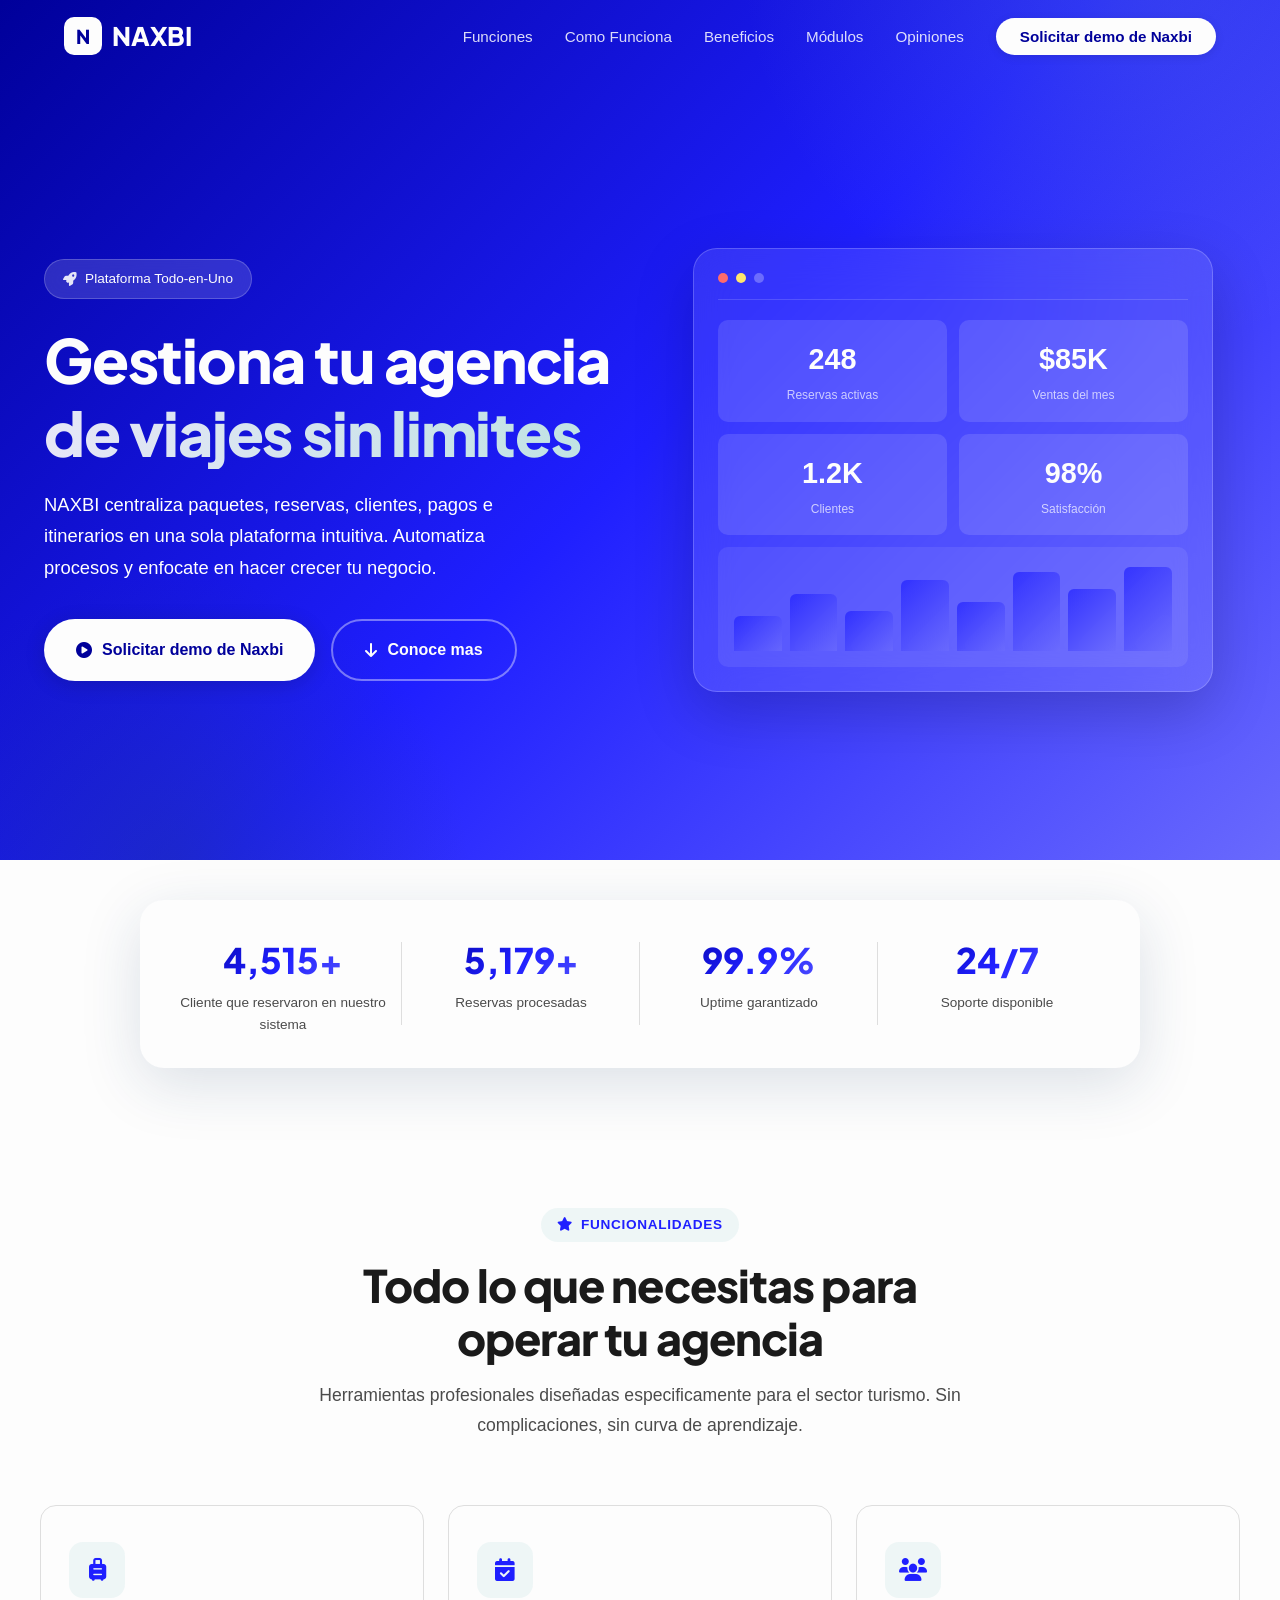
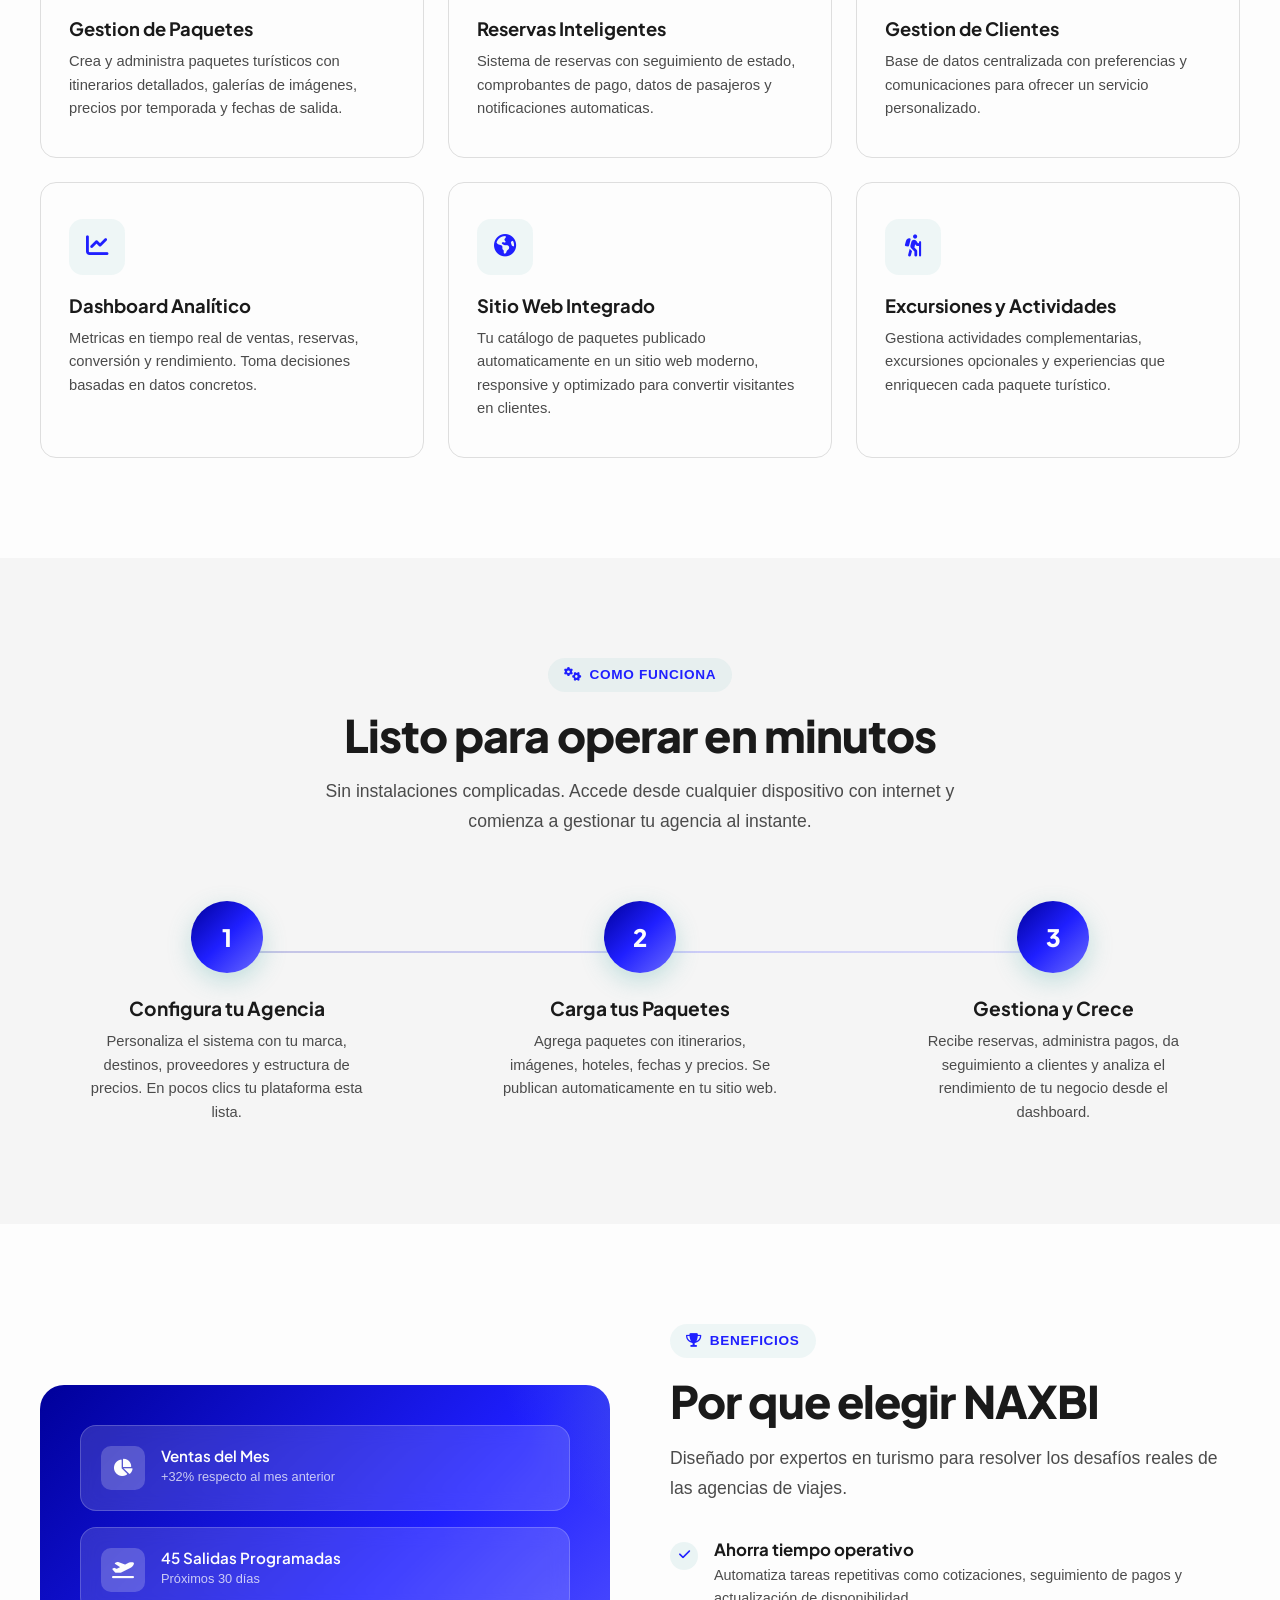
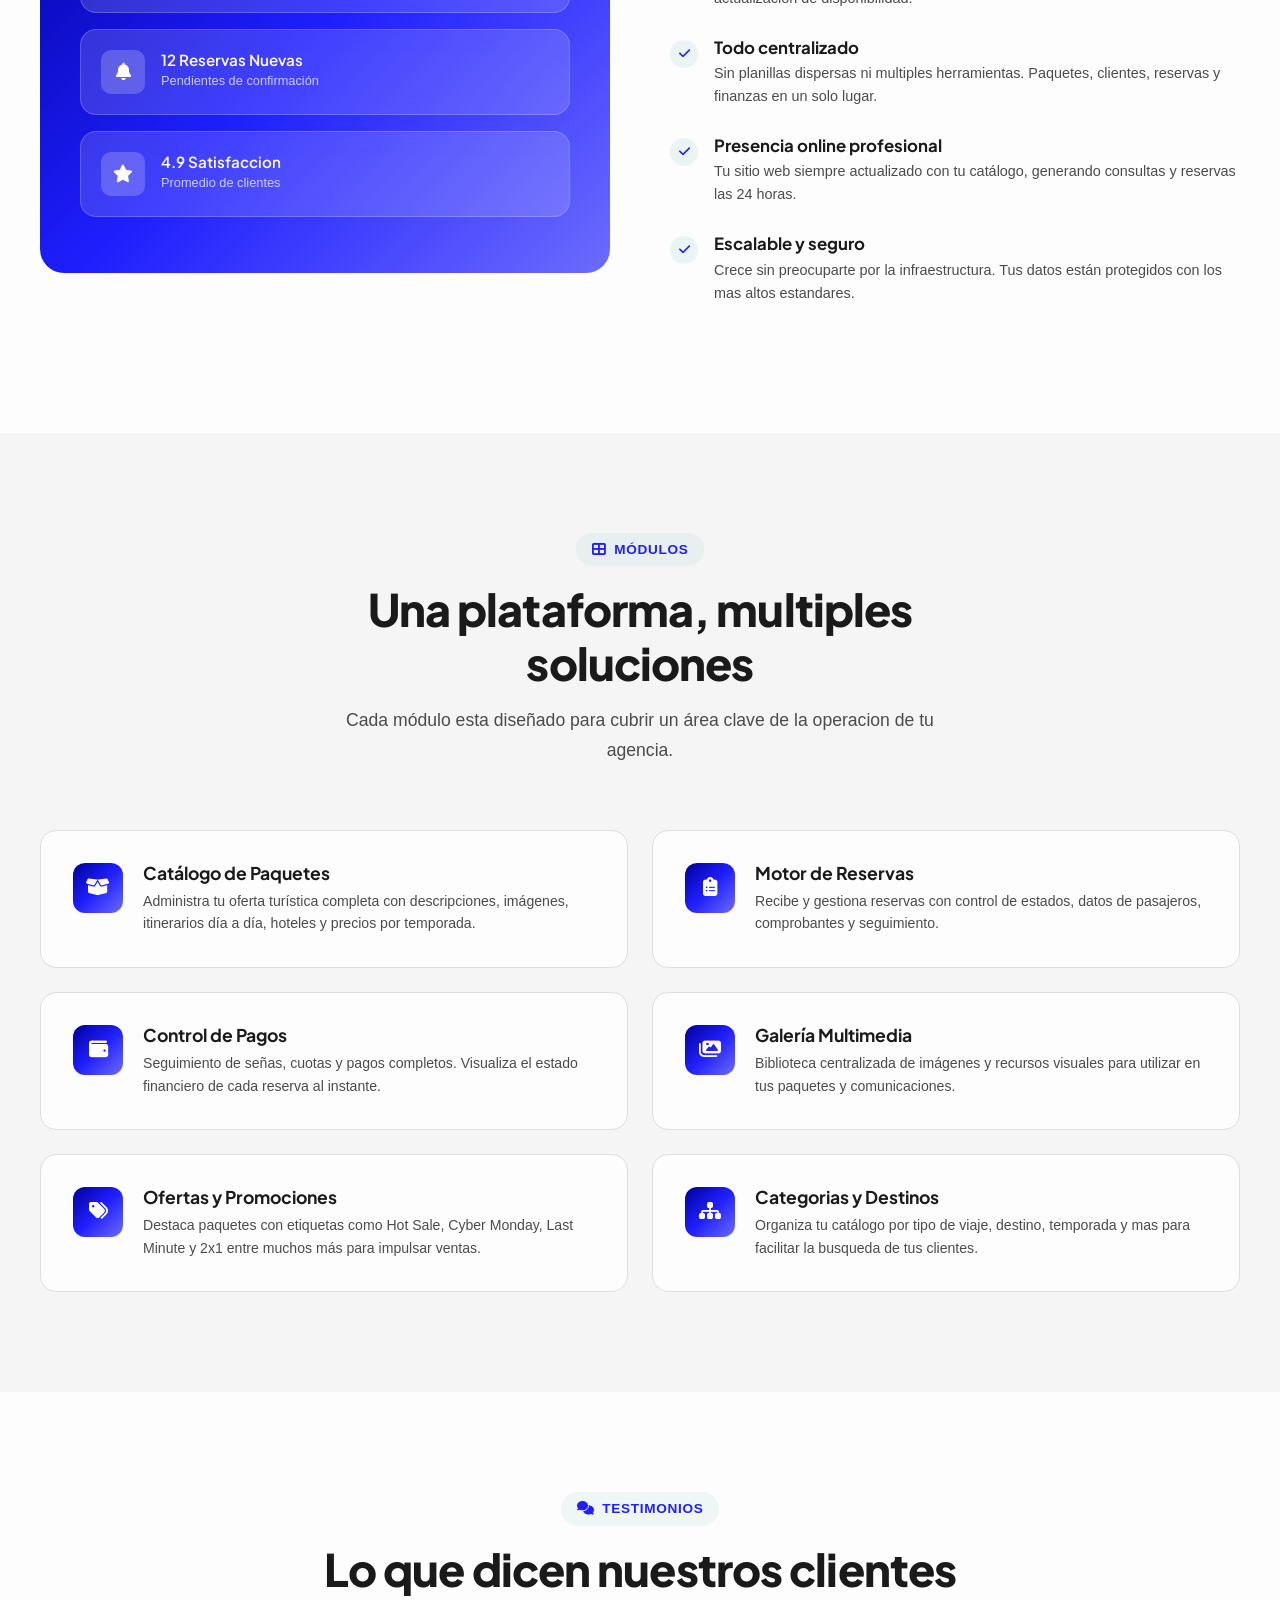
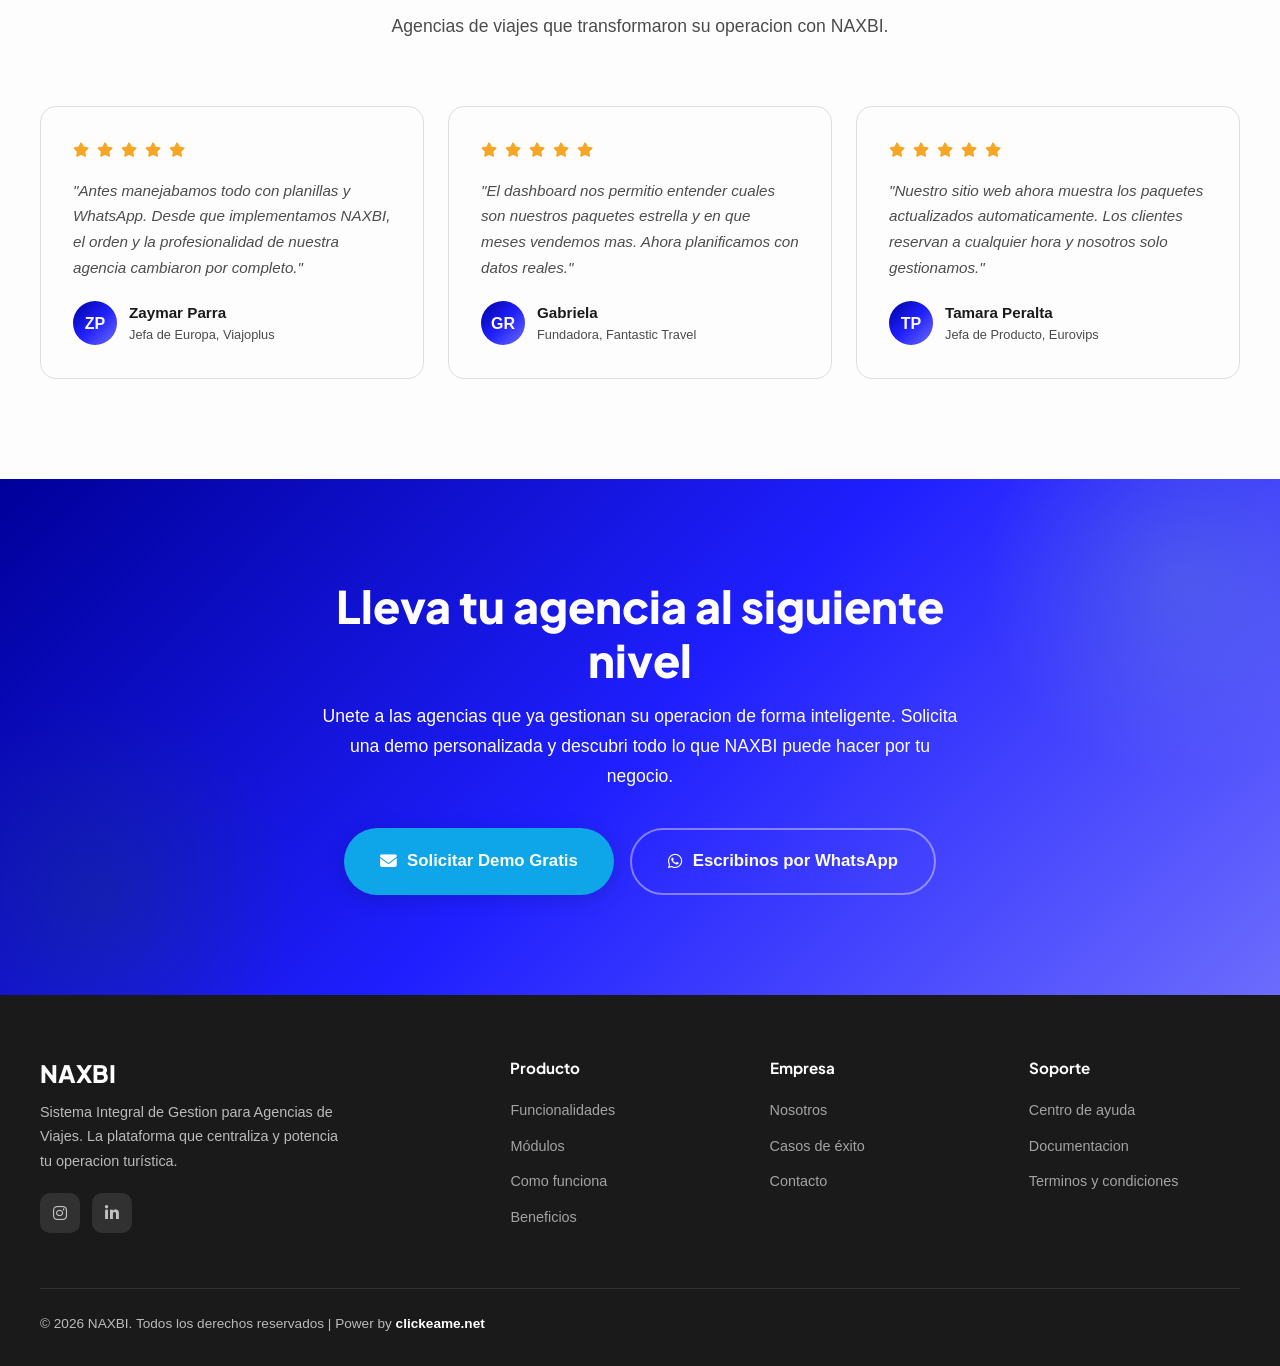
<file: index.html>
<!DOCTYPE html>
<html lang="es">
<head>
    <meta charset="UTF-8">
    <meta name="viewport" content="width=device-width, initial-scale=1.0">
    <title>NAXBI - Sistema Integral de Gestion para Agencias de Viajes</title>
    <meta name="description" content="NAXBI es la plataforma todo-en-uno para gestionar tu agencia de viajes. Paquetes, reservas, clientes, pagos y mas en un solo lugar.">
    <link rel="preload" href="css/styles.css" as="style" onload="this.onload=null;this.rel='stylesheet'">
    <noscript><link rel="stylesheet" href="css/styles.css"></noscript>  
    <link rel="preload" href="css/styles.css" as="style">
    <link rel="preconnect" href="https://fonts.googleapis.com">
    <link rel="preconnect" href="https://fonts.gstatic.com" crossorigin>
    <link href="https://fonts.googleapis.com/css2?family=Inter:wght@300;400;500;600;700;800;900&family=Plus+Jakarta+Sans:wght@400;500;600;700;800&display=swap" rel="stylesheet">
    <link rel="preload" as="style"
    href="https://cdnjs.cloudflare.com/ajax/libs/font-awesome/6.5.1/css/all.min.css"
    onload="this.onload=null;this.rel='stylesheet'">
    <noscript>
    <link rel="stylesheet"
    href="https://cdnjs.cloudflare.com/ajax/libs/font-awesome/6.5.1/css/all.min.css">
    </noscript>

    <link rel="stylesheet" href="css/styles.css">
    <!-- Favicon estándar -->
    <link rel="icon" type="image/png" sizes="32x32" href="/favicon-32x32.png">
    <link rel="icon" type="image/png" sizes="16x16" href="/favicon-16x16.png">
    <!-- Para Apple -->
    <link rel="apple-touch-icon" sizes="180x180" href="/apple-touch-icon.png">
    <!-- Android / Chrome -->
    <link rel="manifest" href="/site.webmanifest">
    <!-- Color de la barra en mobile -->
    <meta name="theme-color" content="#0f172a">
    <style>
    /* solo lo visible al cargar */
    body{margin:0;font-family:sans-serif}
    header{display:flex;align-items:center;justify-content:space-between}    
    </style>
</head>
<body>
    <main>
    <!-- ========== NAVBAR ========== -->
    <nav class="navbar" id="navbar">
        <div class="nav-container">
            <a href="index.html" class="nav-logo">
                <div class="nav-logo-icon">N</div>
                NAXBI
            </a>
            <ul class="nav-links" id="navLinks">
                <li><a href="#features">Funciones</a></li>
                <li><a href="#how">Como Funciona</a></li>
                <li><a href="#benefits">Beneficios</a></li>
                <li><a href="#modules">Módulos</a></li>
                <li><a href="#testimonials">Opiniones</a></li>
                <li><a href="contacto.html" class="nav-cta">Solicitar demo de Naxbi</a></li>
            </ul>
            <button class="mobile-toggle" id="mobileToggle" aria-label="Menu">
                <i class="fas fa-bars"></i>
            </button>
        </div>
    </nav>

    <!-- ========== HERO ========== -->
    <section class="hero" id="hero" aria-labelledby="hero-title">
        <div class="hero-content">
            <div class="hero-text">
                <div class="hero-badge">
                    <i class="fas fa-rocket" aria-hidden="true"></i>                    
                    Plataforma Todo-en-Uno
                </div>
                <h1 id="hero-title">
                    Gestiona tu agencia
                    <span>de viajes sin limites</span>
                </h1>
                <p class="hero-description">
                    NAXBI centraliza paquetes, reservas, clientes, pagos e itinerarios en una sola plataforma intuitiva. Automatiza procesos y enfocate en hacer crecer tu negocio.
                </p>
                <div class="hero-buttons">
                    <a href="contacto.html" class="btn-primary">
                        <i class="fas fa-play-circle" aria-hidden="true"></i>Solicitar demo de Naxbi
                    </a>
                    <a href="#features" class="btn-secondary">
                        <i class="fas fa-arrow-down" aria-hidden="true"></i>
                        Conoce mas
                    </a>
                </div>
            </div>
            <div class="hero-visual">
                <div class="hero-mockup">
                    <div class="mockup-header">
                        <div class="mockup-dot"></div>
                        <div class="mockup-dot"></div>
                        <div class="mockup-dot"></div>
                    </div>
                    <div class="mockup-stats">
                        <div class="mockup-stat">
                            <div class="mockup-stat-value">248</div>
                            <div class="mockup-stat-label">Reservas activas</div>
                        </div>
                        <div class="mockup-stat">
                            <div class="mockup-stat-value">$85K</div>
                            <div class="mockup-stat-label">Ventas del mes</div>
                        </div>
                        <div class="mockup-stat">
                            <div class="mockup-stat-value">1.2K</div>
                            <div class="mockup-stat-label">Clientes</div>
                        </div>
                        <div class="mockup-stat">
                            <div class="mockup-stat-value">98%</div>
                            <div class="mockup-stat-label">Satisfacción</div>
                        </div>
                    </div>
                    <div class="mockup-chart">
                        <div class="chart-bar" style="height: 40%"></div>
                        <div class="chart-bar" style="height: 65%"></div>
                        <div class="chart-bar" style="height: 45%"></div>
                        <div class="chart-bar" style="height: 80%"></div>
                        <div class="chart-bar" style="height: 55%"></div>
                        <div class="chart-bar" style="height: 90%"></div>
                        <div class="chart-bar" style="height: 70%"></div>
                        <div class="chart-bar" style="height: 95%"></div>
                    </div>
                </div>
            </div>
        </div>
    </section>

    <!-- ========== STATS BAR ========== -->
    <div class="stats-bar">
        <div class="stats-container reveal">
            <div class="stat-item">
                <div class="stat-number" data-count="+6300">0+</div>
                <div class="stat-label">Cliente que reservaron en nuestro sistema</div>
            </div>
            <div class="stat-item">
                <div class="stat-number" data-count="7400">0+</div>
                <div class="stat-label">Reservas procesadas</div>
            </div>
            <div class="stat-item">
                <div class="stat-number">99.9%</div>
                <div class="stat-label">Uptime garantizado</div>
            </div>
            <div class="stat-item">
                <div class="stat-number">24/7</div>
                <div class="stat-label">Soporte disponible</div>
            </div>
        </div>
    </div>

    <!-- ========== FEATURES ========== -->
    <section class="section" id="features">
        <div class="section-container">
            <div class="section-header reveal">
                <div class="section-label"><i class="fas fa-star"></i> Funcionalidades</div>
                <h2 class="section-title">Todo lo que necesitas para operar tu agencia</h2>
                <p class="section-subtitle">Herramientas profesionales diseñadas especificamente para el sector turismo. Sin complicaciones, sin curva de aprendizaje.</p>
            </div>
            <div class="features-grid">
                <div class="feature-card reveal">
                    <div class="feature-icon"><i class="fas fa-suitcase-rolling"></i></div>
                    <h3>Gestion de Paquetes</h3>
                    <p>Crea y administra paquetes turísticos con itinerarios detallados, galerías de imágenes, precios por temporada y fechas de salida.</p>
                </div>
                <div class="feature-card reveal">
                    <div class="feature-icon"><i class="fas fa-calendar-check"></i></div>
                    <h3>Reservas Inteligentes</h3>
                    <p>Sistema de reservas con seguimiento de estado, comprobantes de pago, datos de pasajeros y notificaciones automaticas.</p>
                </div>
                <div class="feature-card reveal">
                    <div class="feature-icon"><i class="fas fa-users"></i></div>
                    <h3>Gestion de Clientes</h3>
                    <p>Base de datos centralizada con preferencias y comunicaciones para ofrecer un servicio personalizado.</p>
                </div>
                <div class="feature-card reveal">
                    <div class="feature-icon"><i class="fas fa-chart-line"></i></div>
                    <h3>Dashboard Analítico</h3>
                    <p>Metricas en tiempo real de ventas, reservas, conversión y rendimiento. Toma decisiones basadas en datos concretos.</p>
                </div>
                <div class="feature-card reveal">
                    <div class="feature-icon"><i class="fas fa-globe-americas"></i></div>
                    <h3>Sitio Web Integrado</h3>
                    <p>Tu catálogo de paquetes publicado automaticamente en un sitio web moderno, responsive y optimizado para convertir visitantes en clientes.</p>
                </div>
                <div class="feature-card reveal">
                    <div class="feature-icon"><i class="fas fa-hiking"></i></div>
                    <h3>Excursiones y Actividades</h3>
                    <p>Gestiona actividades complementarias, excursiones opcionales y experiencias que enriquecen cada paquete turístico.</p>
                </div>
            </div>
        </div>
    </section>

    <!-- ========== HOW IT WORKS ========== -->
    <section class="section how-section" id="how">
        <div class="section-container">
            <div class="section-header reveal">
                <div class="section-label"><i class="fas fa-cogs"></i> Como Funciona</div>
                <h2 class="section-title">Listo para operar en minutos</h2>
                <p class="section-subtitle">Sin instalaciones complicadas. Accede desde cualquier dispositivo con internet y comienza a gestionar tu agencia al instante.</p>
            </div>
            <div class="steps-grid">
                <div class="step-card reveal">
                    <div class="step-number">1</div>
                    <h3>Configura tu Agencia</h3>
                    <p>Personaliza el sistema con tu marca, destinos, proveedores y estructura de precios. En pocos clics tu plataforma esta lista.</p>
                </div>
                <div class="step-card reveal">
                    <div class="step-number">2</div>
                    <h3>Carga tus Paquetes</h3>
                    <p>Agrega paquetes con itinerarios, imágenes, hoteles, fechas y precios. Se publican automaticamente en tu sitio web.</p>
                </div>
                <div class="step-card reveal">
                    <div class="step-number">3</div>
                    <h3>Gestiona y Crece</h3>
                    <p>Recibe reservas, administra pagos, da seguimiento a clientes y analiza el rendimiento de tu negocio desde el dashboard.</p>
                </div>
            </div>
        </div>
    </section>

    <!-- ========== BENEFITS ========== -->
    <section class="section" id="benefits">
        <div class="section-container">
            <div class="benefits-layout">
                <div class="benefits-image reveal">
                    <div class="benefits-dashboard">
                        <div class="benefits-card-float">
                            <div class="float-icon"><i class="fas fa-chart-pie"></i></div>
                            <div class="float-text">
                                <h4>Ventas del Mes</h4>
                                <p>+32% respecto al mes anterior</p>
                            </div>
                        </div>
                        <div class="benefits-card-float">
                            <div class="float-icon"><i class="fas fa-plane-departure"></i></div>
                            <div class="float-text">
                                <h4>45 Salidas Programadas</h4>
                                <p>Próximos 30 días</p>
                            </div>
                        </div>
                        <div class="benefits-card-float">
                            <div class="float-icon"><i class="fas fa-bell"></i></div>
                            <div class="float-text">
                                <h4>12 Reservas Nuevas</h4>
                                <p>Pendientes de confirmación</p>
                            </div>
                        </div>
                        <div class="benefits-card-float">
                            <div class="float-icon"><i class="fas fa-star"></i></div>
                            <div class="float-text">
                                <h4>4.9 Satisfaccion</h4>
                                <p>Promedio de clientes</p>
                            </div>
                        </div>
                    </div>
                </div>
                <div class="reveal">
                    <div class="section-label"><i class="fas fa-trophy"></i> Beneficios</div>
                    <h2 class="section-title" style="text-align:left; margin-bottom: 16px;">Por que elegir NAXBI</h2>
                    <p class="section-subtitle" style="text-align:left; margin-bottom: 36px;">Diseñado por expertos en turismo para resolver los desafíos reales de las agencias de viajes.</p>
                    <ul class="benefits-list">
                        <li class="benefit-item">
                            <div class="benefit-check"><i class="fas fa-check"></i></div>
                            <div>
                                <h4>Ahorra tiempo operativo</h4>
                                <p>Automatiza tareas repetitivas como cotizaciones, seguimiento de pagos y actualización de disponibilidad.</p>
                            </div>
                        </li>
                        <li class="benefit-item">
                            <div class="benefit-check"><i class="fas fa-check"></i></div>
                            <div>
                                <h4>Todo centralizado</h4>
                                <p>Sin planillas dispersas ni multiples herramientas. Paquetes, clientes, reservas y finanzas en un solo lugar.</p>
                            </div>
                        </li>
                        <li class="benefit-item">
                            <div class="benefit-check"><i class="fas fa-check"></i></div>
                            <div>
                                <h4>Presencia online profesional</h4>
                                <p>Tu sitio web siempre actualizado con tu catálogo, generando consultas y reservas las 24 horas.</p>
                            </div>
                        </li>
                        <li class="benefit-item">
                            <div class="benefit-check"><i class="fas fa-check"></i></div>
                            <div>
                                <h4>Escalable y seguro</h4>
                                <p>Crece sin preocuparte por la infraestructura. Tus datos están protegidos con los mas altos estandares.</p>
                            </div>
                        </li>
                    </ul>
                </div>
            </div>
        </div>
    </section>

    <!-- ========== MODULES ========== -->
    <section class="section modules-section" id="modules">
        <div class="section-container">
            <div class="section-header reveal">
                <div class="section-label"><i class="fas fa-th-large"></i> Módulos</div>
                <h2 class="section-title">Una plataforma, multiples soluciones</h2>
                <p class="section-subtitle">Cada módulo esta diseñado para cubrir un área clave de la operacion de tu agencia.</p>
            </div>
            <div class="modules-grid">
                <div class="module-card reveal">
                    <div class="module-icon"><i class="fas fa-box-open"></i></div>
                    <div>
                        <h3>Catálogo de Paquetes</h3>
                        <p>Administra tu oferta turística completa con descripciones, imágenes, itinerarios día a día, hoteles y precios por temporada.</p>
                    </div>
                </div>
                <div class="module-card reveal">
                    <div class="module-icon"><i class="fas fa-clipboard-list"></i></div>
                    <div>
                        <h3>Motor de Reservas</h3>
                        <p>Recibe y gestiona reservas con control de estados, datos de pasajeros, comprobantes y seguimiento.</p>
                    </div>
                </div>
                <div class="module-card reveal">
                    <div class="module-icon"><i class="fas fa-wallet"></i></div>
                    <div>
                        <h3>Control de Pagos</h3>
                        <p>Seguimiento de señas, cuotas y pagos completos. Visualiza el estado financiero de cada reserva al instante.</p>
                    </div>
                </div>
                <div class="module-card reveal">
                    <div class="module-icon"><i class="fas fa-images"></i></div>
                    <div>
                        <h3>Galería Multimedia</h3>
                        <p>Biblioteca centralizada de imágenes y recursos visuales para utilizar en tus paquetes y comunicaciones.</p>
                    </div>
                </div>
                <div class="module-card reveal">
                    <div class="module-icon"><i class="fas fa-tags"></i></div>
                    <div>
                        <h3>Ofertas y Promociones</h3>
                        <p>Destaca paquetes con etiquetas como Hot Sale, Cyber Monday, Last Minute y 2x1 entre muchos más para impulsar ventas.</p>
                    </div>
                </div>
                <div class="module-card reveal">
                    <div class="module-icon"><i class="fas fa-sitemap"></i></div>
                    <div>
                        <h3>Categorias y Destinos</h3>
                        <p>Organiza tu catálogo por tipo de viaje, destino, temporada y mas para facilitar la busqueda de tus clientes.</p>
                    </div>
                </div>
            </div>
        </div>
    </section>

    <!-- ========== TESTIMONIALS ========== -->
    <section class="section" id="testimonials">
        <div class="section-container">
            <div class="section-header reveal">
                <div class="section-label"><i class="fas fa-comments"></i> Testimonios</div>
                <h2 class="section-title">Lo que dicen nuestros clientes</h2>
                <p class="section-subtitle">Agencias de viajes que transformaron su operacion con NAXBI.</p>
            </div>
            <div class="testimonials-grid">
                <div class="testimonial-card reveal">
                    <div class="testimonial-stars">
                        <i class="fas fa-star"></i>
                        <i class="fas fa-star"></i>
                        <i class="fas fa-star"></i>
                        <i class="fas fa-star"></i>
                        <i class="fas fa-star"></i>
                    </div>
                    <blockquote>"Antes manejabamos todo con planillas y WhatsApp. Desde que implementamos NAXBI, el orden y la profesionalidad de nuestra agencia cambiaron por completo."</blockquote>
                    <div class="testimonial-author">
                        <div class="testimonial-avatar">ZP</div>
                        <div>
                            <div class="testimonial-name">Zaymar Parra</div>
                            <div class="testimonial-role">Jefa de Europa, Viajoplus</div>
                        </div>
                    </div>
                </div>
                <div class="testimonial-card reveal">
                    <div class="testimonial-stars">
                        <i class="fas fa-star"></i>
                        <i class="fas fa-star"></i>
                        <i class="fas fa-star"></i>
                        <i class="fas fa-star"></i>
                        <i class="fas fa-star"></i>
                    </div>
                    <blockquote>"El dashboard nos permitio entender cuales son nuestros paquetes estrella y en que meses vendemos mas. Ahora planificamos con datos reales."</blockquote>
                    <div class="testimonial-author">
                        <div class="testimonial-avatar">GR</div>
                        <div>
                            <div class="testimonial-name">Gabriela </div>
                            <div class="testimonial-role">Fundadora, Fantastic Travel</div>
                        </div>
                    </div>
                </div>
                <div class="testimonial-card reveal">
                    <div class="testimonial-stars">
                        <i class="fas fa-star"></i>
                        <i class="fas fa-star"></i>
                        <i class="fas fa-star"></i>
                        <i class="fas fa-star"></i>
                        <i class="fas fa-star"></i>
                    </div>
                    <blockquote>"Nuestro sitio web ahora muestra los paquetes actualizados automaticamente. Los clientes reservan a cualquier hora y nosotros solo gestionamos."</blockquote>
                    <div class="testimonial-author">
                        <div class="testimonial-avatar">TP</div>
                        <div>
                            <div class="testimonial-name">Tamara Peralta</div>
                            <div class="testimonial-role">Jefa de Producto, Eurovips</div>
                        </div>
                    </div>
                </div>
            </div>
        </div>
    </section>

    <!-- ========== CTA ========== -->
    <section class="cta-section" id="contact">
        <div class="cta-content reveal">
            <h2>Lleva tu agencia al siguiente nivel</h2>
            <p>Unete a las agencias que ya gestionan su operacion de forma inteligente. Solicita una demo personalizada y descubri todo lo que NAXBI puede hacer por tu negocio.</p>
            <div class="cta-buttons">
                <a href="contacto.html" class="btn-cta-primary">
                    <i class="fas fa-envelope"></i>
                    Solicitar Demo Gratis
                </a>
                <a href="https://wa.me/5491127601142" class="btn-cta-secondary" aria-label="Escríbenos por WhatsApp">
                    <i class="fab fa-whatsapp"></i>
                    Escribinos por WhatsApp
                </a>
            </div>
        </div>
    </section>
    </main>
    <!-- ========== FOOTER ========== -->
    <footer class="footer">
        <div class="footer-container">
            <div class="footer-grid">
                <div class="footer-brand">
                    <h3>NAXBI</h3>
                    <p>Sistema Integral de Gestion para Agencias de Viajes. La plataforma que centraliza y potencia tu operacion turística.</p>
                    <div class="footer-social">
                        <a href="https://www.instagram.com/naxbi.com.ar/" target="_blank" aria-label="Instagram"><i class="fab fa-instagram"></i></a>                 
                        <a href="https://www.linkedin.com/company/naxbi-system/about/?viewAsMember=true" target="_blank" aria-label="LinkedIn"><i class="fab fa-linkedin-in"></i></a>                         
                    </div>
                </div>
                <div class="footer-col">
                    <h4>Producto</h4>
                    <ul>
                        <li><a href="index.html#features">Funcionalidades</a></li>
                        <li><a href="index.html#modules">Módulos</a></li>
                        <li><a href="index.html#how">Como funciona</a></li>
                        <li><a href="index.html#benefits">Beneficios</a></li>
                    </ul>
                </div>
                <div class="footer-col">
                    <h4>Empresa</h4>
                    <ul>
                        <li><a href="nosotros.html">Nosotros</a></li>
                        <li><a href="casos-de-exito.html">Casos de éxito</a></li>
                        <li><a href="contacto.html">Contacto</a></li>
                    </ul>
                </div>
                <div class="footer-col">
                    <h4>Soporte</h4>
                    <ul>
                        <li><a href="centro-de-ayuda.html">Centro de ayuda</a></li>
                        <li><a href="documentacion.html">Documentacion</a></li>
                        <li><a href="terminos-y-condiciones.html">Terminos y condiciones</a></li>
                    </ul>
                </div>
            </div>
            <div class="footer-bottom">
                <span>
                    &copy; 2026 NAXBI. Todos los derechos reservados | 
                    Power by 
                    <a href="https://clickeame.net" target="_blank" class="link-naxbi">clickeame.net</a>
                </span>

                <!-- <span>
                    Hecho con 
                    <i class="fas fa-heart" style="color: var(--primary-light);" aria-hidden="true"></i>
                    <span class="sr-only">amor</span>
                    para agencias de viajes
                </span> -->
            </div>
        </div>
    </footer>

    <script src="js/main.js" defer></script>

</body>
</html>
</file>
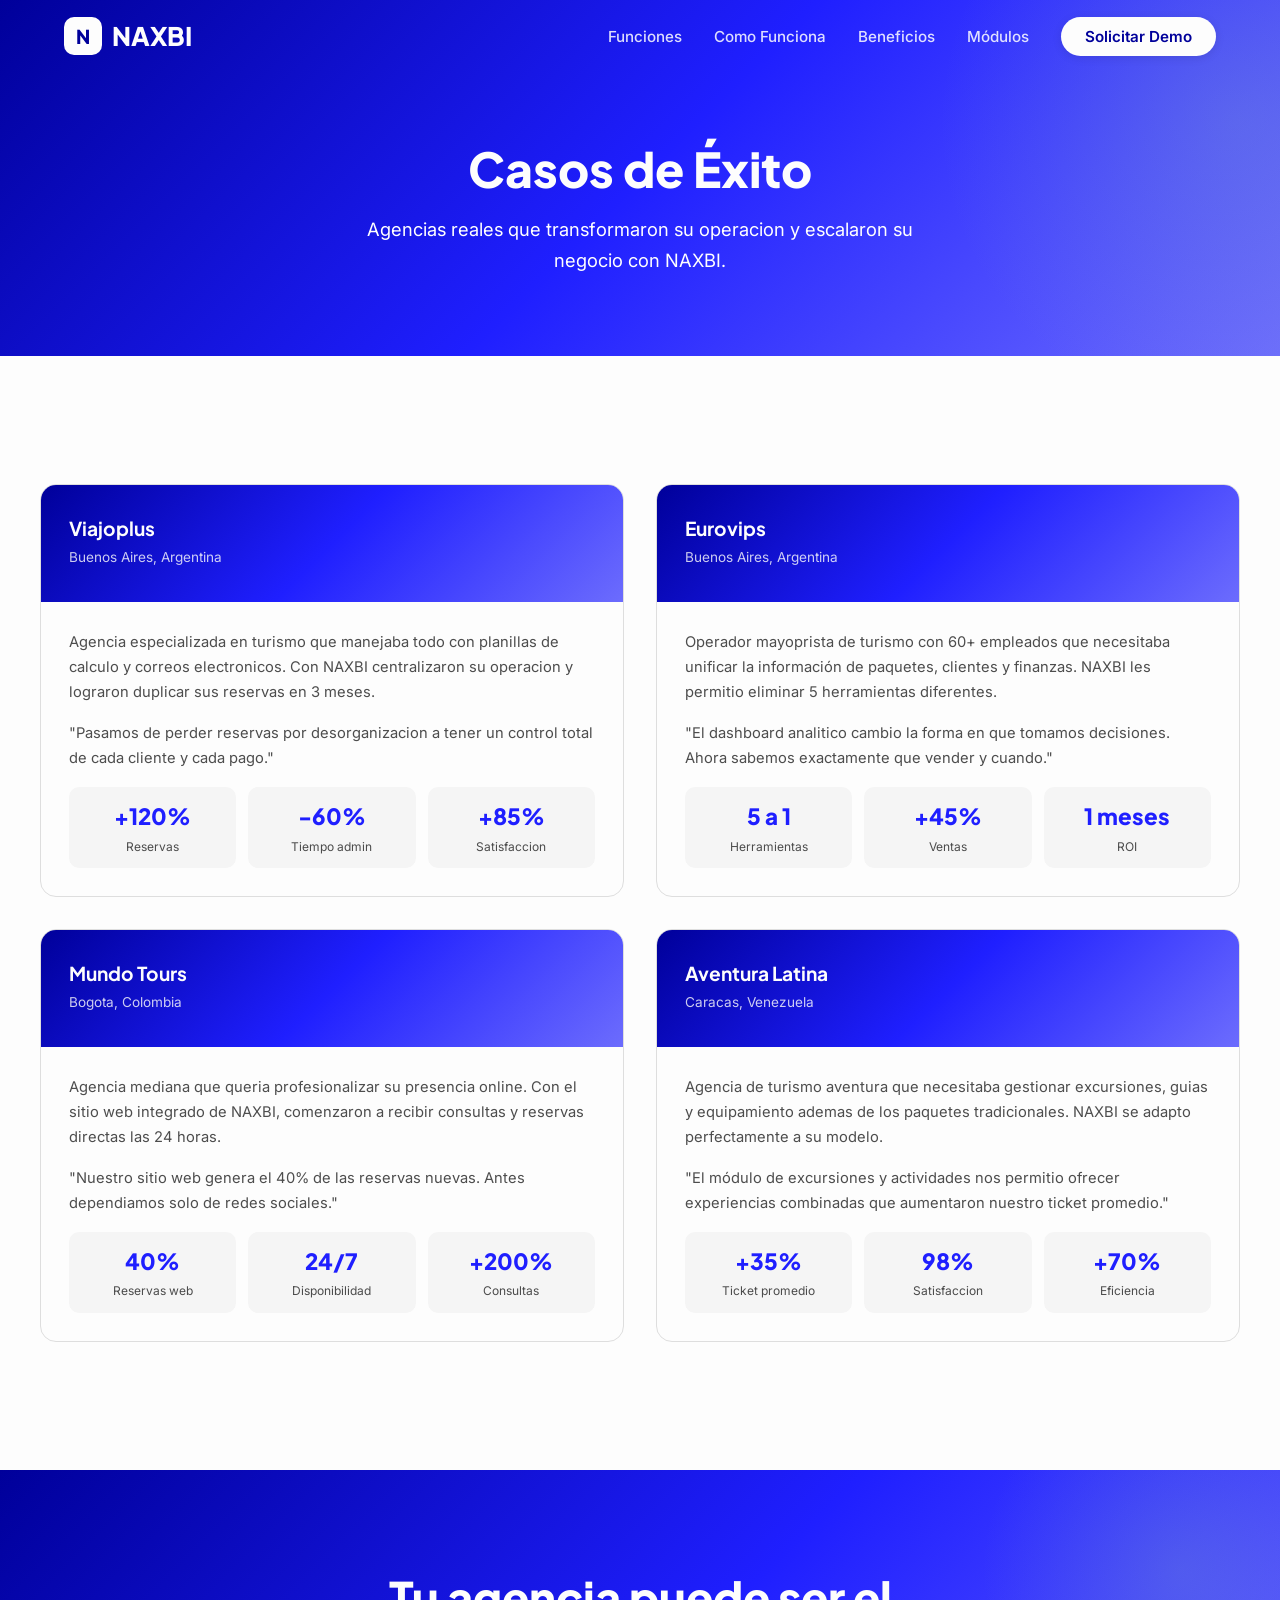
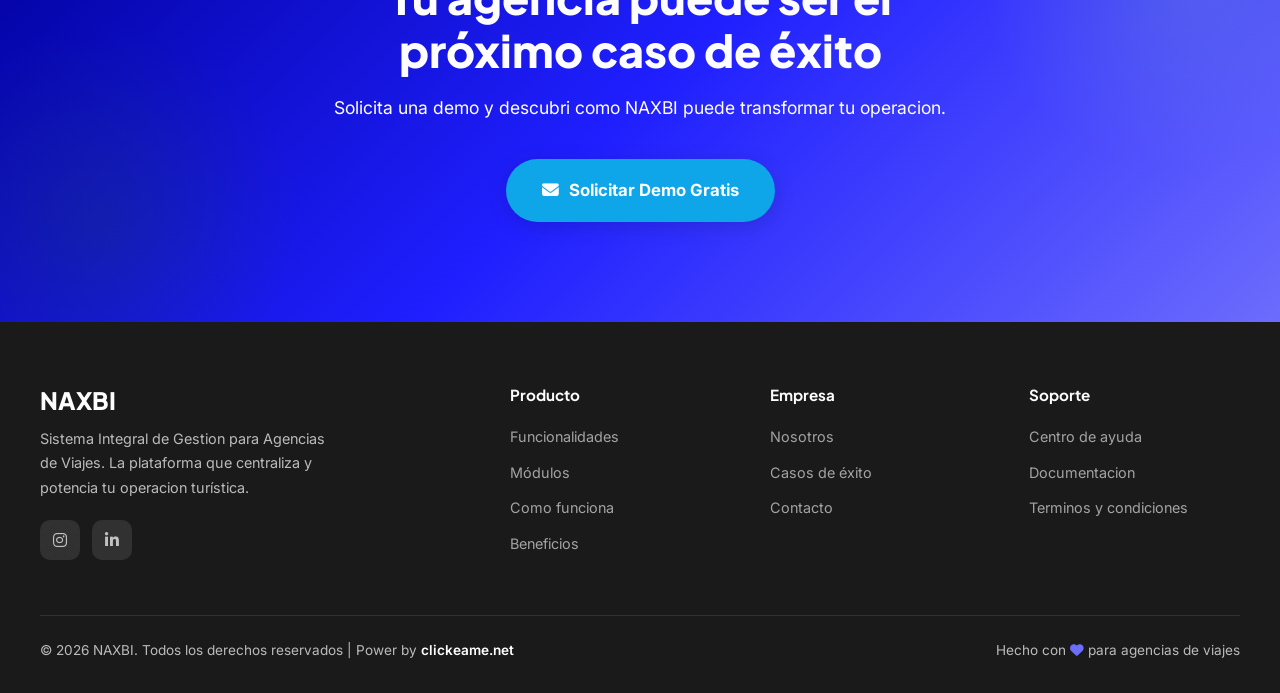
<file: casos-de-exito.html>
<!DOCTYPE html>
<html lang="es">
<head>
    <meta charset="UTF-8">
    <meta name="viewport" content="width=device-width, initial-scale=1.0">
    <title>Casos de Éxito - NAXBI</title>
    <meta name="description" content="Descubre como agencias de viajes transformaron su operacion con NAXBI. Resultados reales de clientes reales.">
    <link rel="preconnect" href="https://fonts.googleapis.com">
    <link rel="preconnect" href="https://fonts.gstatic.com" crossorigin>
    <link href="https://fonts.googleapis.com/css2?family=Inter:wght@300;400;500;600;700;800;900&family=Plus+Jakarta+Sans:wght@400;500;600;700;800&display=swap" rel="stylesheet">
    <link rel="stylesheet" href="https://cdnjs.cloudflare.com/ajax/libs/font-awesome/6.5.1/css/all.min.css">
    <link rel="stylesheet" href="css/styles.css">
    <!-- Favicon estándar -->
    <link rel="icon" type="image/png" sizes="32x32" href="/favicon-32x32.png">
    <link rel="icon" type="image/png" sizes="16x16" href="/favicon-16x16.png">
    <!-- Para Apple -->
    <link rel="apple-touch-icon" sizes="180x180" href="/apple-touch-icon.png">
    <!-- Android / Chrome -->
    <link rel="manifest" href="/site.webmanifest">
    <!-- Color de la barra en mobile -->
    <meta name="theme-color" content="#0f172a">    
</head>
<body>

    <!-- ========== NAVBAR ========== -->
    <nav class="navbar scrolled" id="navbar">
        <div class="nav-container">
            <a href="index.html" class="nav-logo">
                <div class="nav-logo-icon">N</div>
                NAXBI
            </a>
            <ul class="nav-links" id="navLinks">
                <li><a href="index.html#features">Funciones</a></li>
                <li><a href="index.html#how">Como Funciona</a></li>
                <li><a href="index.html#benefits">Beneficios</a></li>
                <li><a href="index.html#modules">Módulos</a></li>
                <li><a href="contacto.html" class="nav-cta">Solicitar Demo</a></li>
            </ul>
            <button class="mobile-toggle" id="mobileToggle" aria-label="Menu">
                <i class="fas fa-bars"></i>
            </button>
        </div>
    </nav>

    <!-- ========== PAGE HERO ========== -->
    <section class="page-hero">
        <h1>Casos de Éxito</h1>
        <p>Agencias reales que transformaron su operacion y escalaron su negocio con NAXBI.</p>
    </section>

    <!-- ========== CONTENT ========== -->
    <section class="page-content">
        <div class="section-container">
            <div class="cases-grid reveal">
                <div class="case-card">
                    <div class="case-card-header">
                        <h3>Viajoplus</h3>
                        <span>Buenos Aires, Argentina</span>
                    </div>
                    <div class="case-card-body">
                        <p>Agencia especializada en turismo que manejaba todo con planillas de calculo y correos electronicos. Con NAXBI centralizaron su operacion y lograron duplicar sus reservas en 3 meses.</p>
                        <p>"Pasamos de perder reservas por desorganizacion a tener un control total de cada cliente y cada pago."</p>
                        <div class="case-stats">
                            <div class="case-stat">
                                <div class="case-stat-value">+120%</div>
                                <div class="case-stat-label">Reservas</div>
                            </div>
                            <div class="case-stat">
                                <div class="case-stat-value">-60%</div>
                                <div class="case-stat-label">Tiempo admin</div>
                            </div>
                            <div class="case-stat">
                                <div class="case-stat-value">+85%</div>
                                <div class="case-stat-label">Satisfaccion</div>
                            </div>
                        </div>
                    </div>
                </div>

                <div class="case-card">
                    <div class="case-card-header">
                        <h3>Eurovips</h3>
                        <span>Buenos Aires, Argentina</span>
                    </div>
                    <div class="case-card-body">
                        <p>Operador mayoprista de turismo con 60+ empleados que necesitaba unificar la información de paquetes, clientes y finanzas. NAXBI les permitio eliminar 5 herramientas diferentes.</p>
                        <p>"El dashboard analitico cambio la forma en que tomamos decisiones. Ahora sabemos exactamente que vender y cuando."</p>
                        <div class="case-stats">
                            <div class="case-stat">
                                <div class="case-stat-value">5 a 1</div>
                                <div class="case-stat-label">Herramientas</div>
                            </div>
                            <div class="case-stat">
                                <div class="case-stat-value">+45%</div>
                                <div class="case-stat-label">Ventas</div>
                            </div>
                            <div class="case-stat">
                                <div class="case-stat-value">1 meses</div>
                                <div class="case-stat-label">ROI</div>
                            </div>
                        </div>
                    </div>
                </div>

                <div class="case-card">
                    <div class="case-card-header">
                        <h3>Mundo Tours</h3>
                        <span>Bogota, Colombia</span>
                    </div>
                    <div class="case-card-body">
                        <p>Agencia mediana que queria profesionalizar su presencia online. Con el sitio web integrado de NAXBI, comenzaron a recibir consultas y reservas directas las 24 horas.</p>
                        <p>"Nuestro sitio web genera el 40% de las reservas nuevas. Antes dependiamos solo de redes sociales."</p>
                        <div class="case-stats">
                            <div class="case-stat">
                                <div class="case-stat-value">40%</div>
                                <div class="case-stat-label">Reservas web</div>
                            </div>
                            <div class="case-stat">
                                <div class="case-stat-value">24/7</div>
                                <div class="case-stat-label">Disponibilidad</div>
                            </div>
                            <div class="case-stat">
                                <div class="case-stat-value">+200%</div>
                                <div class="case-stat-label">Consultas</div>
                            </div>
                        </div>
                    </div>
                </div>

                <div class="case-card">
                    <div class="case-card-header">
                        <h3>Aventura Latina</h3>
                        <span>Caracas, Venezuela</span>
                    </div>
                    <div class="case-card-body">
                        <p>Agencia de turismo aventura que necesitaba gestionar excursiones, guias y equipamiento ademas de los paquetes tradicionales. NAXBI se adapto perfectamente a su modelo.</p>
                        <p>"El módulo de excursiones y actividades nos permitio ofrecer experiencias combinadas que aumentaron nuestro ticket promedio."</p>
                        <div class="case-stats">
                            <div class="case-stat">
                                <div class="case-stat-value">+35%</div>
                                <div class="case-stat-label">Ticket promedio</div>
                            </div>
                            <div class="case-stat">
                                <div class="case-stat-value">98%</div>
                                <div class="case-stat-label">Satisfaccion</div>
                            </div>
                            <div class="case-stat">
                                <div class="case-stat-value">+70%</div>
                                <div class="case-stat-label">Eficiencia</div>
                            </div>
                        </div>
                    </div>
                </div>
            </div>
        </div>
    </section>

    <!-- ========== CTA ========== -->
    <section class="cta-section">
        <div class="cta-content reveal">
            <h2>Tu agencia puede ser el próximo caso de éxito</h2>
            <p>Solicita una demo y descubri como NAXBI puede transformar tu operacion.</p>
            <div class="cta-buttons">
                <a href="contacto.html" class="btn-cta-primary">
                    <i class="fas fa-envelope"></i>
                    Solicitar Demo Gratis
                </a>
            </div>
        </div>
    </section>

    <!-- ========== FOOTER ========== -->
    <footer class="footer">
        <div class="footer-container">
            <div class="footer-grid">
                <div class="footer-brand">
                    <h3>NAXBI</h3>
                    <p>Sistema Integral de Gestion para Agencias de Viajes. La plataforma que centraliza y potencia tu operacion turística.</p>
                    <div class="footer-social">
                        <a href="https://www.instagram.com/naxbi.com.ar/" target="_blank" aria-label="Instagram"><i class="fab fa-instagram"></i></a>                 
                        <a href="https://www.linkedin.com/company/naxbi-system/about/?viewAsMember=true" target="_blank" aria-label="LinkedIn"><i class="fab fa-linkedin-in"></i></a>                         
                    </div>
                </div>
                <div class="footer-col">
                    <h4>Producto</h4>
                    <ul>
                        <li><a href="index.html#features">Funcionalidades</a></li>
                        <li><a href="index.html#modules">Módulos</a></li>
                        <li><a href="index.html#how">Como funciona</a></li>
                        <li><a href="index.html#benefits">Beneficios</a></li>
                    </ul>
                </div>
                <div class="footer-col">
                    <h4>Empresa</h4>
                    <ul>
                        <li><a href="nosotros.html">Nosotros</a></li>
                        <li><a href="casos-de-exito.html">Casos de éxito</a></li>
                        <li><a href="contacto.html">Contacto</a></li>
                    </ul>
                </div>
                <div class="footer-col">
                    <h4>Soporte</h4>
                    <ul>
                        <li><a href="centro-de-ayuda.html">Centro de ayuda</a></li>
                        <li><a href="documentacion.html">Documentacion</a></li>
                        <li><a href="terminos-y-condiciones.html">Terminos y condiciones</a></li>
                    </ul>
                </div>
            </div>
            <div class="footer-bottom">
                <span>
                    &copy; 2026 NAXBI. Todos los derechos reservados | 
                    Power by 
                    <a href="https://clickeame.net" target="_blank" class="link-naxbi">clickeame.net</a>
                </span>

                <span>
                    Hecho con 
                    <i class="fas fa-heart" style="color: var(--primary-light);"></i> 
                    para agencias de viajes
                </span>
            </div>
        </div>
    </footer>

    <script src="js/main.js"></script>
</body>
</html>
</file>
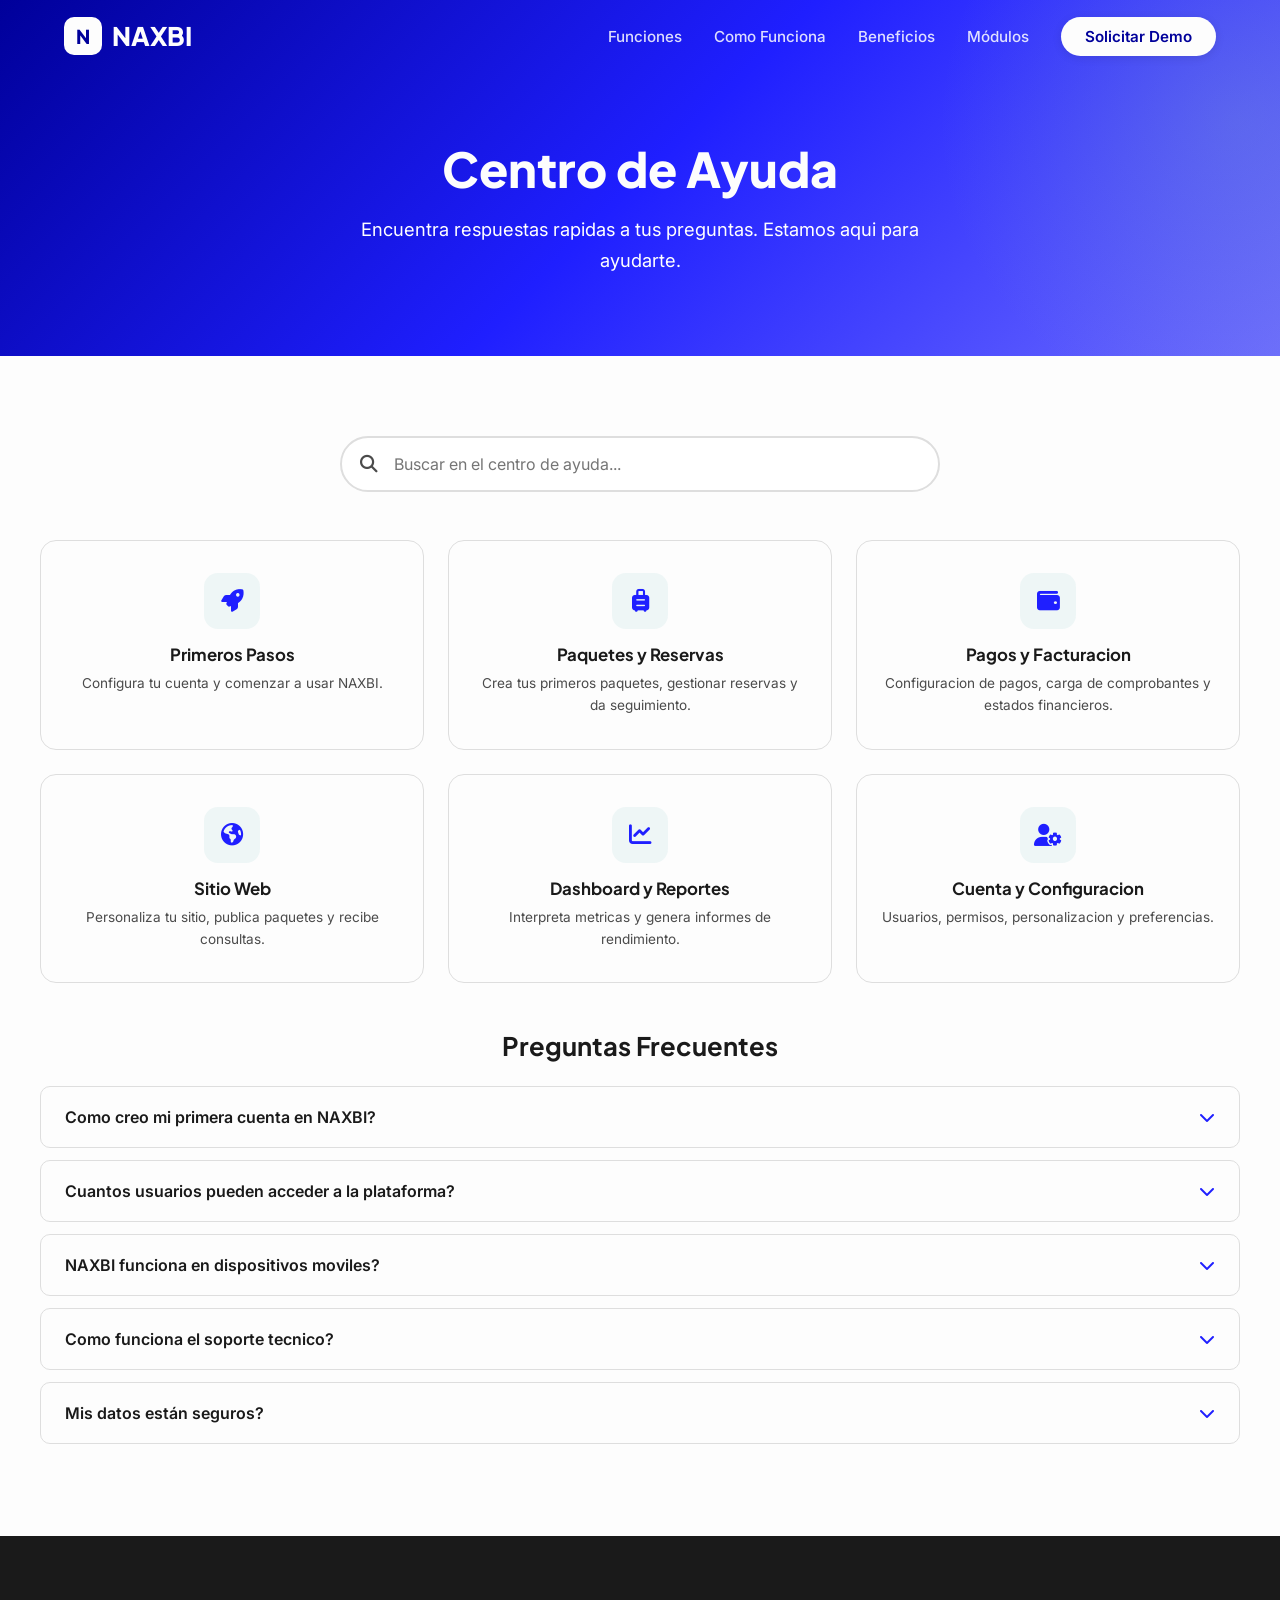
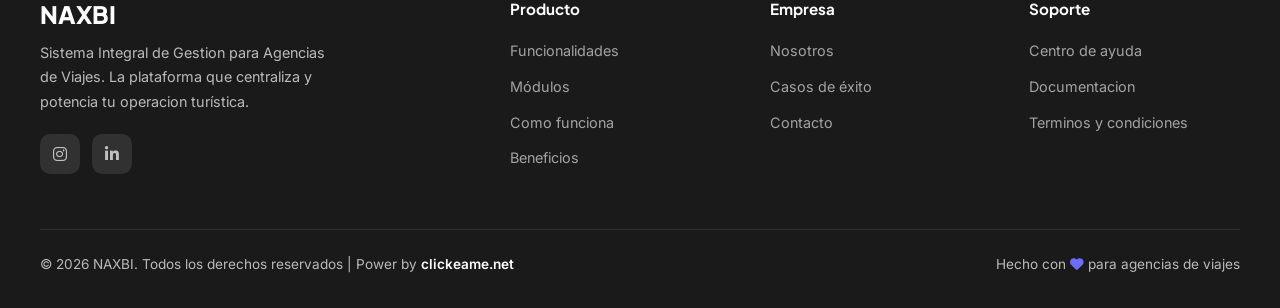
<file: centro-de-ayuda.html>
<!DOCTYPE html>
<html lang="es">
<head>
    <meta charset="UTF-8">
    <meta name="viewport" content="width=device-width, initial-scale=1.0">
    <title>Centro de Ayuda - NAXBI</title>
    <meta name="description" content="Encuentra respuestas a tus preguntas sobre NAXBI. Guias, tutoriales y preguntas frecuentes.">
    <link rel="preconnect" href="https://fonts.googleapis.com">
    <link rel="preconnect" href="https://fonts.gstatic.com" crossorigin>
    <link href="https://fonts.googleapis.com/css2?family=Inter:wght@300;400;500;600;700;800;900&family=Plus+Jakarta+Sans:wght@400;500;600;700;800&display=swap" rel="stylesheet">
    <link rel="stylesheet" href="https://cdnjs.cloudflare.com/ajax/libs/font-awesome/6.5.1/css/all.min.css">
    <link rel="stylesheet" href="css/styles.css">
    <!-- Favicon estándar -->
    <link rel="icon" type="image/png" sizes="32x32" href="/favicon-32x32.png">
    <link rel="icon" type="image/png" sizes="16x16" href="/favicon-16x16.png">
    <!-- Para Apple -->
    <link rel="apple-touch-icon" sizes="180x180" href="/apple-touch-icon.png">
    <!-- Android / Chrome -->
    <link rel="manifest" href="/site.webmanifest">
    <!-- Color de la barra en mobile -->
    <meta name="theme-color" content="#0f172a">
    
</head>
<body>

    <!-- ========== NAVBAR ========== -->
    <nav class="navbar scrolled" id="navbar">
        <div class="nav-container">
            <a href="index.html" class="nav-logo">
                <div class="nav-logo-icon">N</div>
                NAXBI
            </a>
            <ul class="nav-links" id="navLinks">
                <li><a href="index.html#features">Funciones</a></li>
                <li><a href="index.html#how">Como Funciona</a></li>
                <li><a href="index.html#benefits">Beneficios</a></li>
                <li><a href="index.html#modules">Módulos</a></li>
                <li><a href="contacto.html" class="nav-cta">Solicitar Demo</a></li>
            </ul>
            <button class="mobile-toggle" id="mobileToggle" aria-label="Menu">
                <i class="fas fa-bars"></i>
            </button>
        </div>
    </nav>

    <!-- ========== PAGE HERO ========== -->
    <section class="page-hero">
        <h1>Centro de Ayuda</h1>
        <p>Encuentra respuestas rapidas a tus preguntas. Estamos aqui para ayudarte.</p>
    </section>

    <!-- ========== CONTENT ========== -->
    <section class="page-content">
        <div class="section-container">

            <div class="help-search">
                <i class="fas fa-search"></i>
                <input type="text" placeholder="Buscar en el centro de ayuda...">
            </div>

            <div class="help-categories reveal">
                <div class="help-category-card">
                    <div class="help-category-icon"><i class="fas fa-rocket"></i></div>
                    <h3>Primeros Pasos</h3>
                    <p>Configura tu cuenta y comenzar a usar NAXBI.</p>
                </div>
                <div class="help-category-card">
                    <div class="help-category-icon"><i class="fas fa-suitcase-rolling"></i></div>
                    <h3>Paquetes y Reservas</h3>
                    <p>Crea tus primeros paquetes, gestionar reservas y da seguimiento.</p>
                </div>
                <div class="help-category-card">
                    <div class="help-category-icon"><i class="fas fa-wallet"></i></div>
                    <h3>Pagos y Facturacion</h3>
                    <p>Configuracion de pagos, carga de comprobantes y estados financieros.</p>
                </div>
                <div class="help-category-card">
                    <div class="help-category-icon"><i class="fas fa-globe-americas"></i></div>
                    <h3>Sitio Web</h3>
                    <p>Personaliza tu sitio, publica paquetes y recibe consultas.</p>
                </div>
                <div class="help-category-card">
                    <div class="help-category-icon"><i class="fas fa-chart-line"></i></div>
                    <h3>Dashboard y Reportes</h3>
                    <p>Interpreta metricas y genera informes de rendimiento.</p>
                </div>
                <div class="help-category-card">
                    <div class="help-category-icon"><i class="fas fa-user-cog"></i></div>
                    <h3>Cuenta y Configuracion</h3>
                    <p>Usuarios, permisos, personalizacion y preferencias.</p>
                </div>
            </div>

            <div class="faq-section reveal">
                <h2>Preguntas Frecuentes</h2>

                <div class="faq-item">
                    <button class="faq-question">
                        Como creo mi primera cuenta en NAXBI?
                        <i class="fas fa-chevron-down"></i>
                    </button>
                    <div class="faq-answer">
                        <p>Para crear tu cuenta, solicita una demo desde nuestra pagina de contacto. Nuestro equipo te guiara en el proceso de registro, configuracion inicial y personalizacion de tu plataforma segun las necesidades de tu agencia.</p>
                    </div>
                </div>

                <div class="faq-item">
                    <button class="faq-question">
                        Cuantos usuarios pueden acceder a la plataforma?
                        <i class="fas fa-chevron-down"></i>
                    </button>
                    <div class="faq-answer">
                        <p>Dependiendo del plan que elijas, puedes tener desde 1 hasta usuarios ilimitados. Cada usuario puede tener un rol diferente (administrador, agente, vendedor) con permisos personalizados.</p>
                    </div>
                </div>

                <div class="faq-item">
                    <button class="faq-question">
                        NAXBI funciona en dispositivos moviles?
                        <i class="fas fa-chevron-down"></i>
                    </button>
                    <div class="faq-answer">
                        <p>Si, NAXBI es una plataforma web responsive que funciona perfectamente en computadoras, tablets y celulares. No necesitas instalar ninguna aplicacion, solo accedes desde tu navegador.</p>
                    </div>
                </div>

                <div class="faq-item">
                    <button class="faq-question">
                        Como funciona el soporte tecnico?
                        <i class="fas fa-chevron-down"></i>
                    </button>
                    <div class="faq-answer">
                        <p>Ofrecemos soporte por chat, email y WhatsApp. Los clientes activos tienen acceso a soporte 24/7. Ademas, contamos con documentacion detallada para que puedas resolver dudas de forma autonoma.</p>
                    </div>
                </div>

                <div class="faq-item">
                    <button class="faq-question">
                        Mis datos están seguros?
                        <i class="fas fa-chevron-down"></i>
                    </button>
                    <div class="faq-answer">
                        <p>Absolutamente. Utilizamos encriptacion SSL, backups automaticos diarios y servidores con los mas altos estandares de seguridad. Tus datos y los de tus clientes están protegidos en todo momento.</p>
                    </div>
                </div>
            </div>
        </div>
    </section>

    <!-- ========== FOOTER ========== -->
    <footer class="footer">
        <div class="footer-container">
            <div class="footer-grid">
                <div class="footer-brand">
                    <h3>NAXBI</h3>
                    <p>Sistema Integral de Gestion para Agencias de Viajes. La plataforma que centraliza y potencia tu operacion turística.</p>
                    <div class="footer-social">
                        <a href="https://www.instagram.com/naxbi.com.ar/" target="_blank" aria-label="Instagram"><i class="fab fa-instagram"></i></a>                 
                        <a href="https://www.linkedin.com/company/naxbi-system/about/?viewAsMember=true" target="_blank" aria-label="LinkedIn"><i class="fab fa-linkedin-in"></i></a>                         
                    </div>
                </div>
                <div class="footer-col">
                    <h4>Producto</h4>
                    <ul>
                        <li><a href="index.html#features">Funcionalidades</a></li>
                        <li><a href="index.html#modules">Módulos</a></li>
                        <li><a href="index.html#how">Como funciona</a></li>
                        <li><a href="index.html#benefits">Beneficios</a></li>
                    </ul>
                </div>
                <div class="footer-col">
                    <h4>Empresa</h4>
                    <ul>
                        <li><a href="nosotros.html">Nosotros</a></li>
                        <li><a href="casos-de-exito.html">Casos de éxito</a></li>
                        <li><a href="contacto.html">Contacto</a></li>
                    </ul>
                </div>
                <div class="footer-col">
                    <h4>Soporte</h4>
                    <ul>
                        <li><a href="centro-de-ayuda.html">Centro de ayuda</a></li>
                        <li><a href="documentacion.html">Documentacion</a></li>
                        <li><a href="terminos-y-condiciones.html">Terminos y condiciones</a></li>
                    </ul>
                </div>
            </div>
            <div class="footer-bottom">
                <span>
                    &copy; 2026 NAXBI. Todos los derechos reservados | 
                    Power by 
                    <a href="https://clickeame.net" target="_blank" class="link-naxbi">clickeame.net</a>
                </span>

                <span>
                    Hecho con 
                    <i class="fas fa-heart" style="color: var(--primary-light);"></i> 
                    para agencias de viajes
                </span>
            </div>
        </div>
    </footer>

    <script src="js/main.js"></script>
</body>
</html>
</file>
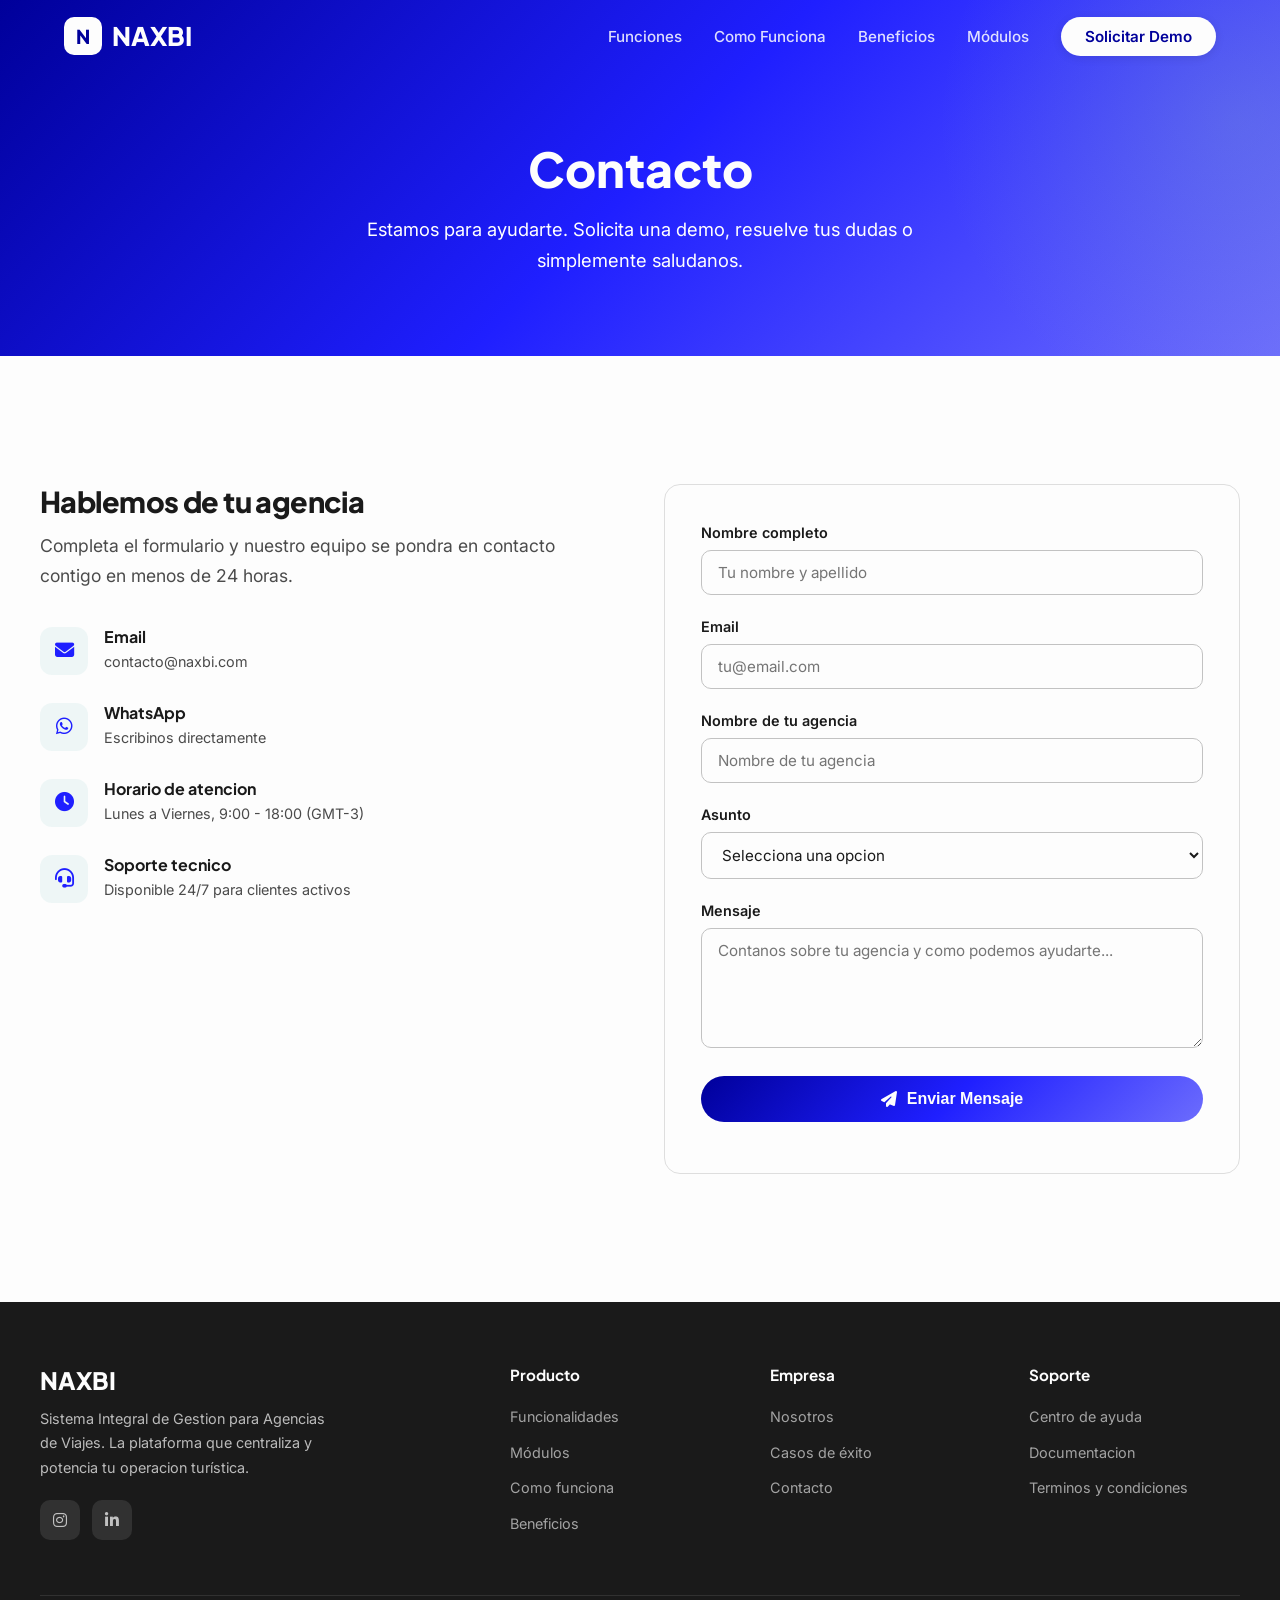
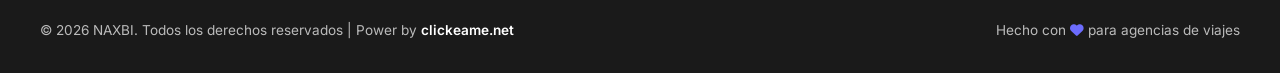
<file: contacto.html>
<!DOCTYPE html>
<html lang="es">
<head>
    <meta charset="UTF-8">
    <meta name="viewport" content="width=device-width, initial-scale=1.0">
    <title>Contacto - NAXBI</title>
    <meta name="description" content="Contacta al equipo de NAXBI. Solicita una demo personalizada o resuelve tus dudas sobre nuestra plataforma.">
    <link rel="preconnect" href="https://fonts.googleapis.com">
    <link rel="preconnect" href="https://fonts.gstatic.com" crossorigin>
    <link href="https://fonts.googleapis.com/css2?family=Inter:wght@300;400;500;600;700;800;900&family=Plus+Jakarta+Sans:wght@400;500;600;700;800&display=swap" rel="stylesheet">
    <link rel="stylesheet" href="https://cdnjs.cloudflare.com/ajax/libs/font-awesome/6.5.1/css/all.min.css">
    <link rel="stylesheet" href="css/styles.css">
    <!-- Favicon estándar -->
    <link rel="icon" type="image/png" sizes="32x32" href="/favicon-32x32.png">
    <link rel="icon" type="image/png" sizes="16x16" href="/favicon-16x16.png">
    <!-- Para Apple -->
    <link rel="apple-touch-icon" sizes="180x180" href="/apple-touch-icon.png">
    <!-- Android / Chrome -->
    <link rel="manifest" href="/site.webmanifest">
    <!-- Color de la barra en mobile -->
    <meta name="theme-color" content="#0f172a">
   
</head>
<body>

    <!-- ========== NAVBAR ========== -->
    <nav class="navbar scrolled" id="navbar">
        <div class="nav-container">
            <a href="index.html" class="nav-logo">
                <div class="nav-logo-icon">N</div>
                NAXBI
            </a>
            <ul class="nav-links" id="navLinks">
                <li><a href="index.html#features">Funciones</a></li>
                <li><a href="index.html#how">Como Funciona</a></li>
                <li><a href="index.html#benefits">Beneficios</a></li>
                <li><a href="index.html#modules">Módulos</a></li>
                <li><a href="contacto.html" class="nav-cta">Solicitar Demo</a></li>
            </ul>
            <button class="mobile-toggle" id="mobileToggle" aria-label="Menu">
                <i class="fas fa-bars"></i>
            </button>
        </div>
    </nav>

    <!-- ========== PAGE HERO ========== -->
    <section class="page-hero">
        <h1>Contacto</h1>
        <p>Estamos para ayudarte. Solicita una demo, resuelve tus dudas o simplemente saludanos.</p>
    </section>

    <!-- ========== CONTENT ========== -->
    <section class="page-content">
        <div class="section-container">
            <div class="contact-layout reveal">
                <div>
                    <h2 class="section-title" style="text-align:left; font-size: 1.8rem; margin-bottom: 12px;">Hablemos de tu agencia</h2>
                    <p class="section-subtitle" style="text-align:left; margin-bottom: 36px;">Completa el formulario y nuestro equipo se pondra en contacto contigo en menos de 24 horas.</p>

                    <div class="contact-info-card">
                        <div class="contact-info-icon"><i class="fas fa-envelope"></i></div>
                        <div>
                            <h4>Email</h4>
                            <p>contacto@naxbi.com</p>
                        </div>
                    </div>
                    <div class="contact-info-card">
                        <div class="contact-info-icon"><i class="fab fa-whatsapp"></i></div>
                        <div>
                            <h4>WhatsApp</h4>
                            <p>Escribinos directamente</p>
                        </div>
                    </div>
                    <div class="contact-info-card">
                        <div class="contact-info-icon"><i class="fas fa-clock"></i></div>
                        <div>
                            <h4>Horario de atencion</h4>
                            <p>Lunes a Viernes, 9:00 - 18:00 (GMT-3)</p>
                        </div>
                    </div>
                    <div class="contact-info-card">
                        <div class="contact-info-icon"><i class="fas fa-headset"></i></div>
                        <div>
                            <h4>Soporte tecnico</h4>
                            <p>Disponible 24/7 para clientes activos</p>
                        </div>
                    </div>
                </div>

                <div class="contact-form">
                    <form id="contactForm" action="enviar.php" method="POST">
                        <div class="form-group">
                            <label for="nombre">Nombre completo</label>
                            <input type="text" id="nombre" name="nombre" placeholder="Tu nombre y apellido">
                        </div>
                        <div class="form-group">
                            <label for="email">Email</label>
                            <input type="email" id="email" name="email" placeholder="tu@email.com">
                        </div>
                        <div class="form-group">
                            <label for="agencia">Nombre de tu agencia</label>
                            <input type="text" id="agencia" name="agencia" placeholder="Nombre de tu agencia">
                        </div>
                        <div class="form-group">
                            <label for="asunto">Asunto</label>
                            <select id="asunto" name="asunto">
                                <option value="">Selecciona una opcion</option>
                                <option value="demo">Solicitar demo</option>
                                <option value="info">Informacion general</option>
                                <option value="soporte">Soporte tecnico</option>
                                <option value="otro">Otro</option>
                            </select>
                        </div>
                        <div class="form-group">
                            <label for="mensaje">Mensaje</label>
                            <textarea id="mensaje" name="mensaje" placeholder="Contanos sobre tu agencia y como podemos ayudarte..."></textarea>
                        </div>
                        <button type="submit" class="btn-submit" id="btnEnviar">
                            <i class="fas fa-paper-plane"></i>
                            <span>Enviar Mensaje</span>
                            </button>
                    </form>
                    <div id="formMsg"></div>
                </div>
            </div>
        </div>
    </section>
    

    <!-- ========== FOOTER ========== -->
    <footer class="footer">
        <div class="footer-container">
            <div class="footer-grid">
                <div class="footer-brand">
                    <h3>NAXBI</h3>
                    <p>Sistema Integral de Gestion para Agencias de Viajes. La plataforma que centraliza y potencia tu operacion turística.</p>
                    <div class="footer-social">
                        <a href="https://www.instagram.com/naxbi.com.ar/" target="_blank" aria-label="Instagram"><i class="fab fa-instagram"></i></a>                 
                        <a href="https://www.linkedin.com/company/naxbi-system/about/?viewAsMember=true" target="_blank" aria-label="LinkedIn"><i class="fab fa-linkedin-in"></i></a>                         
                    </div>
                </div>
                <div class="footer-col">
                    <h4>Producto</h4>
                    <ul>
                        <li><a href="index.html#features">Funcionalidades</a></li>
                        <li><a href="index.html#modules">Módulos</a></li>
                        <li><a href="index.html#how">Como funciona</a></li>
                        <li><a href="index.html#benefits">Beneficios</a></li>
                    </ul>
                </div>
                <div class="footer-col">
                    <h4>Empresa</h4>
                    <ul>
                        <li><a href="nosotros.html">Nosotros</a></li>
                        <li><a href="casos-de-exito.html">Casos de éxito</a></li>
                        <li><a href="contacto.html">Contacto</a></li>
                    </ul>
                </div>
                <div class="footer-col">
                    <h4>Soporte</h4>
                    <ul>
                        <li><a href="centro-de-ayuda.html">Centro de ayuda</a></li>
                        <li><a href="documentacion.html">Documentacion</a></li>
                        <li><a href="terminos-y-condiciones.html">Terminos y condiciones</a></li>
                    </ul>
                </div>
            </div>
            <div class="footer-bottom">
                <span>
                    &copy; 2026 NAXBI. Todos los derechos reservados | 
                    Power by 
                    <a href="https://clickeame.net" target="_blank" class="link-naxbi">clickeame.net</a>
                </span>

                <span>
                    Hecho con 
                    <i class="fas fa-heart" style="color: var(--primary-light);"></i> 
                    para agencias de viajes
                </span>
            </div>
        </div>
    </footer>

<script src="js/main.js"></script>

<script>
const form = document.getElementById("contactForm");
const btn = document.getElementById("btnEnviar");
const msg = document.getElementById("formMsg");

if (form) {

form.addEventListener("submit", async (e) => {
  e.preventDefault();

  btn.disabled = true;
  btn.innerHTML = "Enviando...";

  const data = new FormData(form);

  try {
    const res = await fetch("enviar.php", {
      method: "POST",
      body: data
    });

    const text = await res.text();

    if (text.trim() === "OK") {
      msg.innerHTML = "<p class='ok'>✅ Mensaje enviado correctamente</p>";
      form.reset();
    } else {
      msg.innerHTML = "<p class='error'>❌ Error al enviar</p>";
    }

  } catch {
    msg.innerHTML = "<p class='error'>❌ Error de conexión</p>";
  }

  btn.disabled = false;
  btn.innerHTML = "<i class='fas fa-paper-plane'></i> Enviar Mensaje";
});

}
</script>

</body>
</html>
</file>
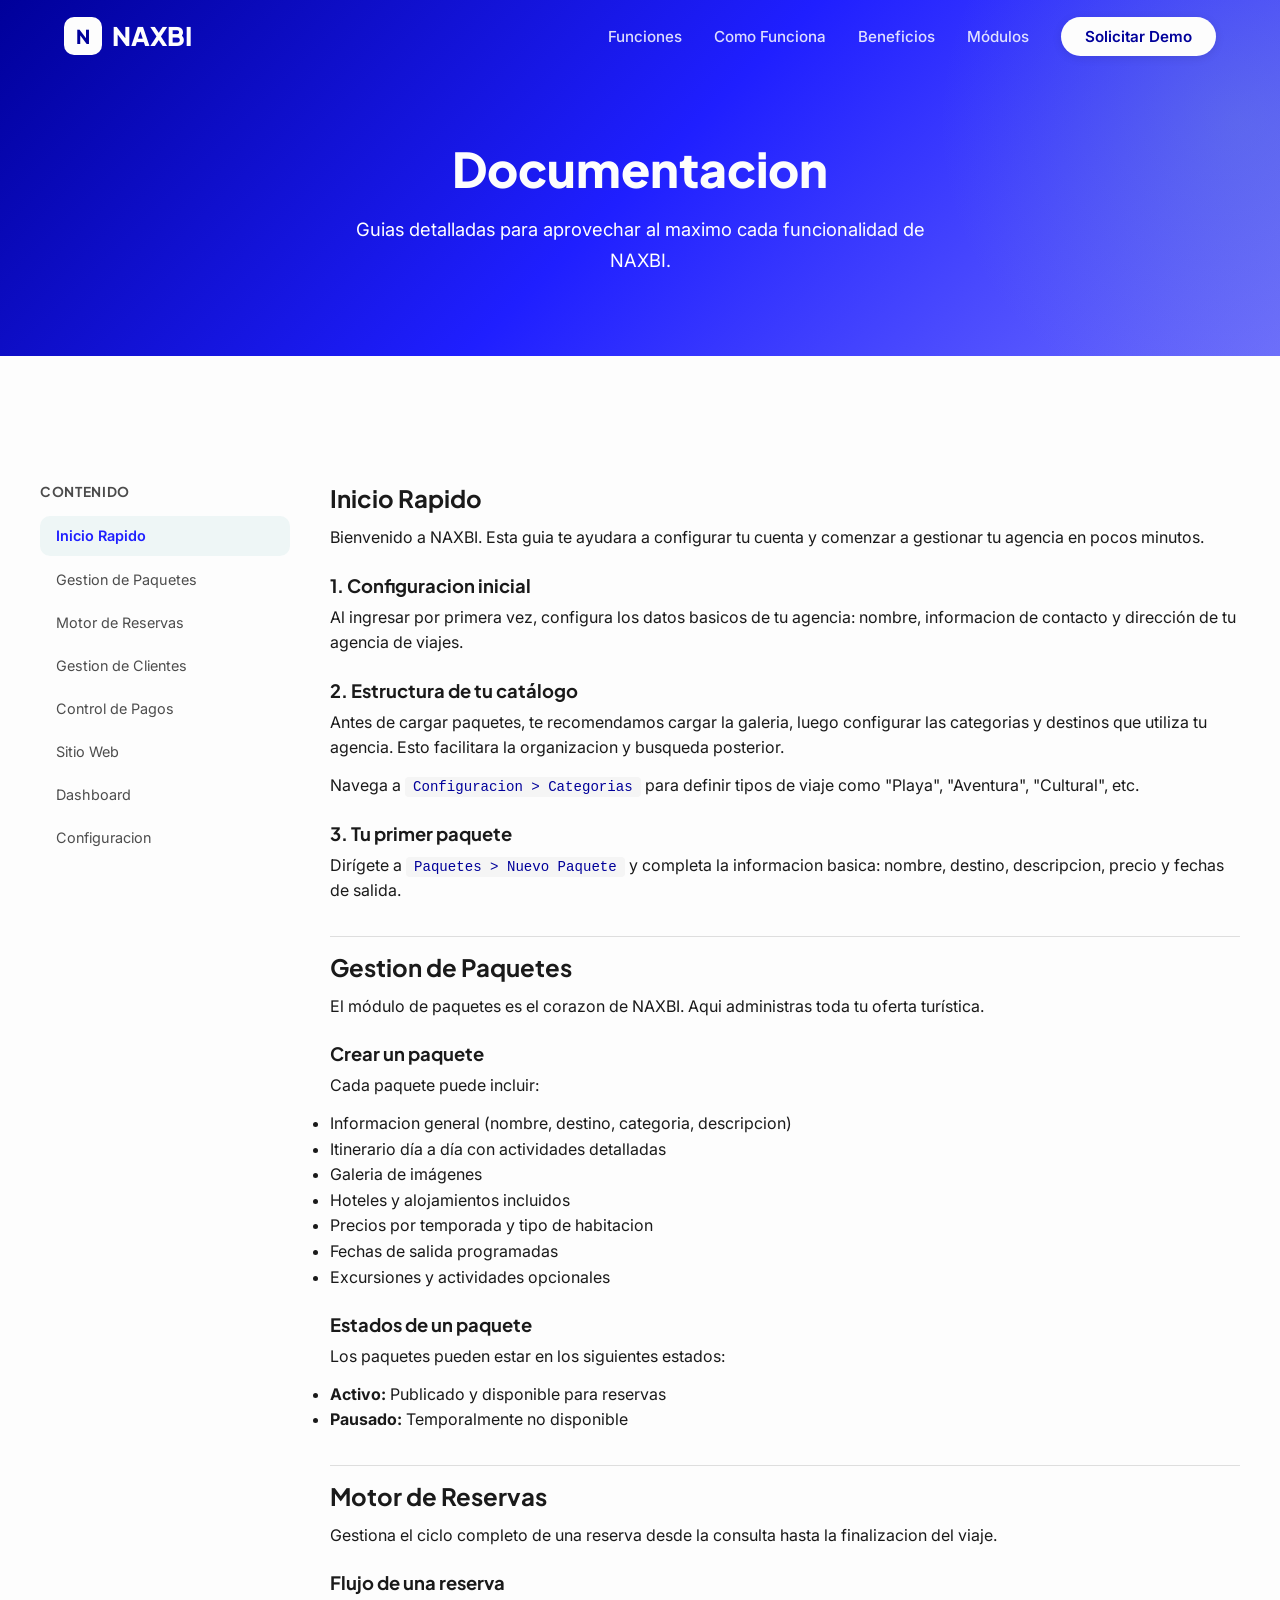
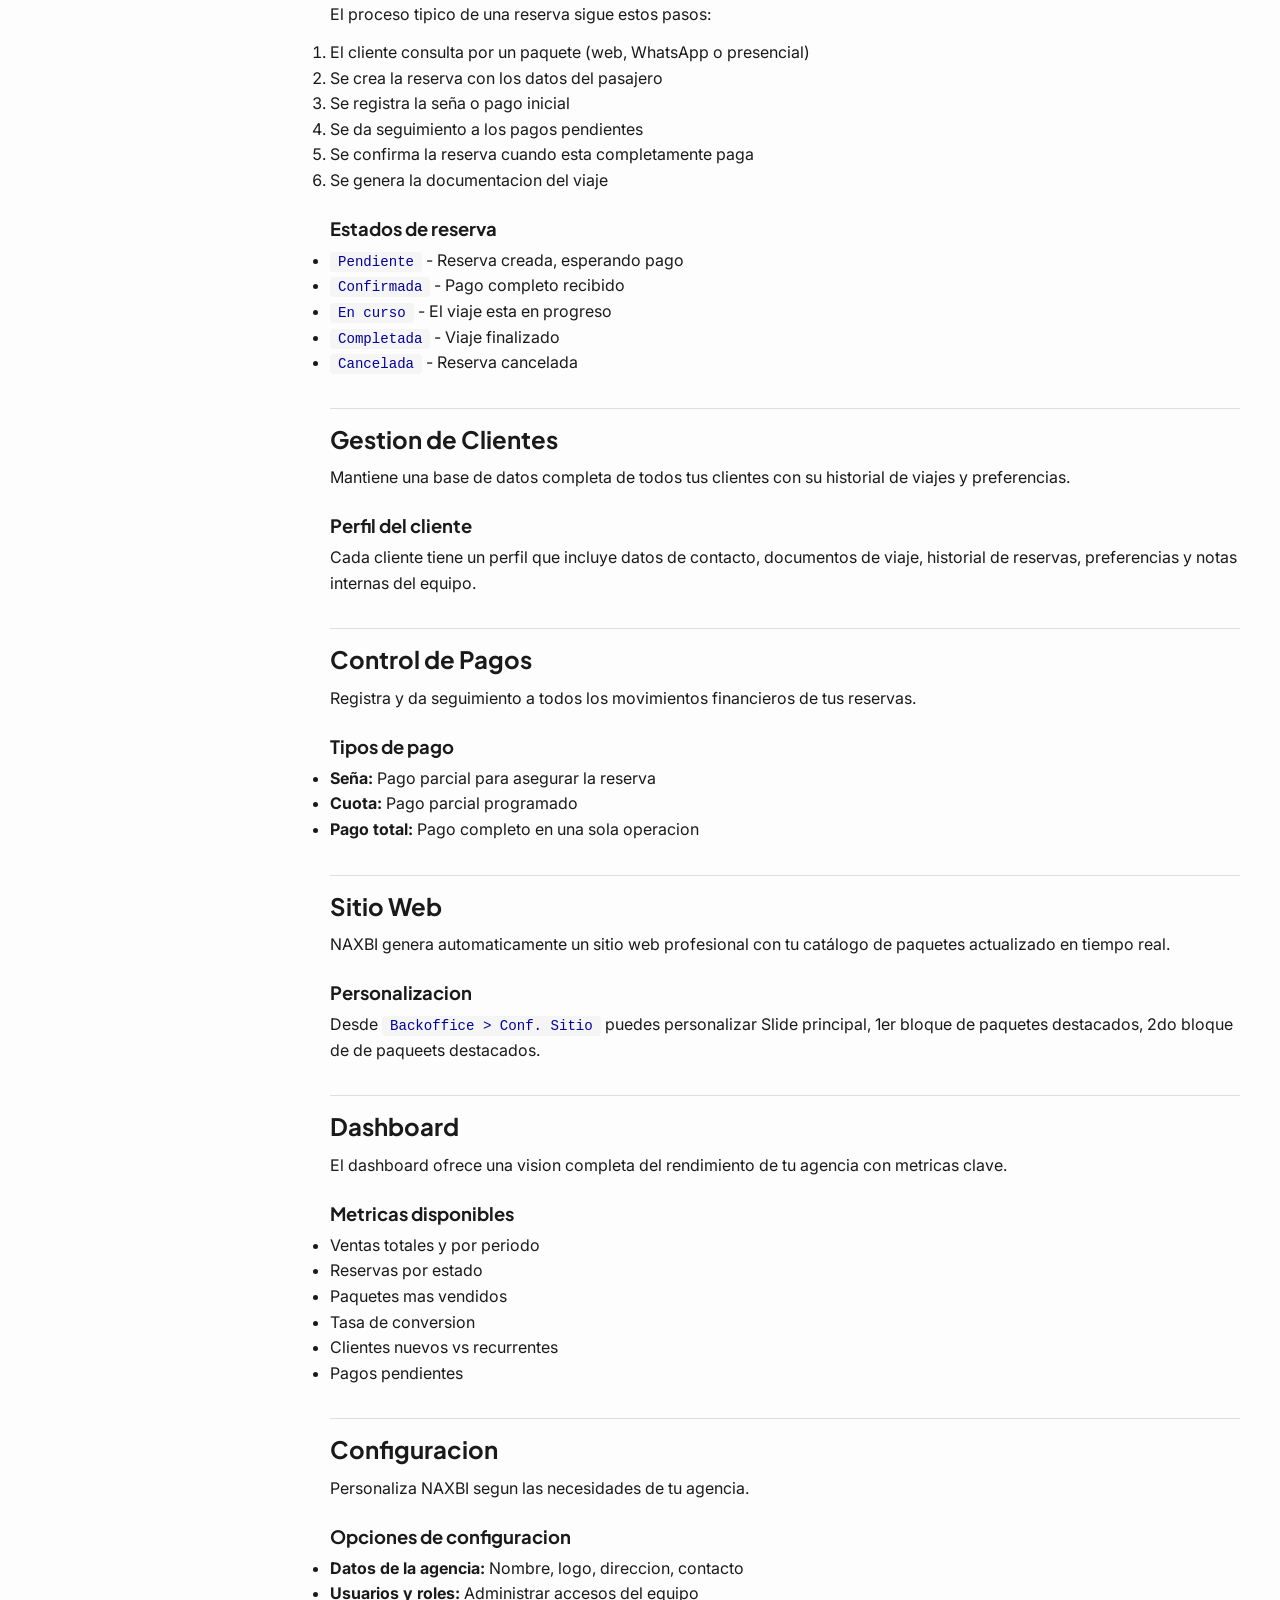
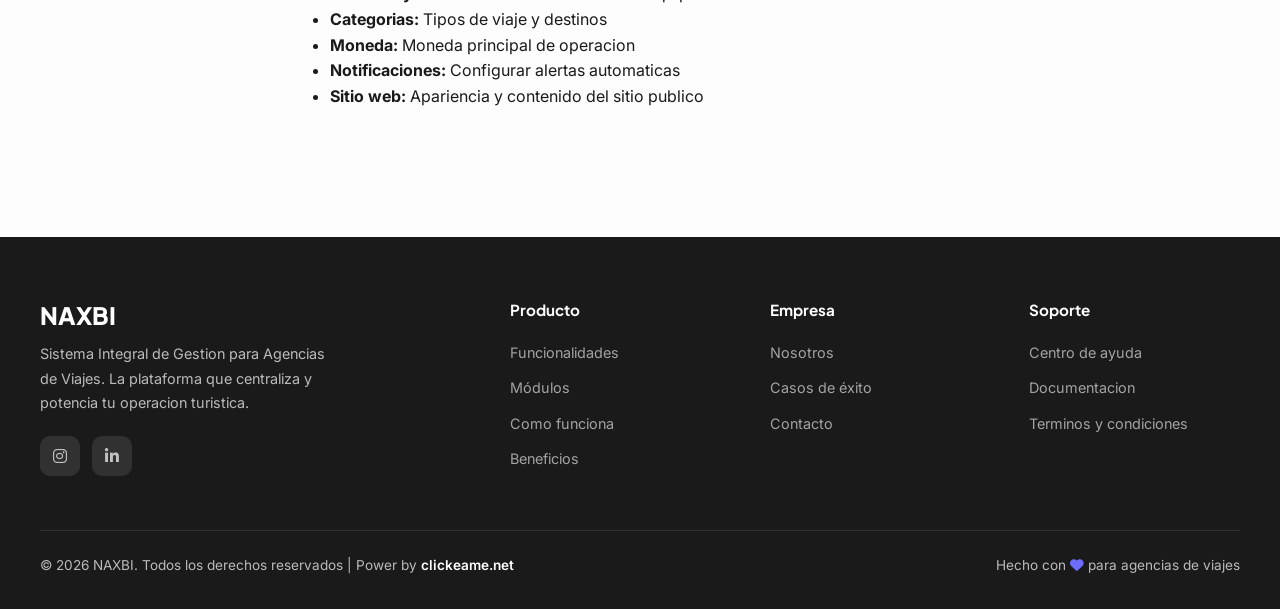
<file: documentacion.html>
<!DOCTYPE html>
<html lang="es">
<head>
    <meta charset="UTF-8">
    <meta name="viewport" content="width=device-width, initial-scale=1.0">
    <title>Documentacion - NAXBI</title>
    <meta name="description" content="Documentacion tecnica y guias de uso de NAXBI. Aprende a sacar el maximo provecho de la plataforma.">
    <link rel="preconnect" href="https://fonts.googleapis.com">
    <link rel="preconnect" href="https://fonts.gstatic.com" crossorigin>
    <link href="https://fonts.googleapis.com/css2?family=Inter:wght@300;400;500;600;700;800;900&family=Plus+Jakarta+Sans:wght@400;500;600;700;800&display=swap" rel="stylesheet">
    <link rel="stylesheet" href="https://cdnjs.cloudflare.com/ajax/libs/font-awesome/6.5.1/css/all.min.css">
    <link rel="stylesheet" href="css/styles.css">
    <!-- Favicon estándar -->
    <link rel="icon" type="image/png" sizes="32x32" href="/favicon-32x32.png">
    <link rel="icon" type="image/png" sizes="16x16" href="/favicon-16x16.png">
    <!-- Para Apple -->
    <link rel="apple-touch-icon" sizes="180x180" href="/apple-touch-icon.png">
    <!-- Android / Chrome -->
    <link rel="manifest" href="/site.webmanifest">
    <!-- Color de la barra en mobile -->
    <meta name="theme-color" content="#0f172a">
  
</head>
<body>

    <!-- ========== NAVBAR ========== -->
    <nav class="navbar scrolled" id="navbar">
        <div class="nav-container">
            <a href="index.html" class="nav-logo">
                <div class="nav-logo-icon">N</div>
                NAXBI
            </a>
            <ul class="nav-links" id="navLinks">
                <li><a href="index.html#features">Funciones</a></li>
                <li><a href="index.html#how">Como Funciona</a></li>
                <li><a href="index.html#benefits">Beneficios</a></li>
                <li><a href="index.html#modules">Módulos</a></li>
                <li><a href="contacto.html" class="nav-cta">Solicitar Demo</a></li>
            </ul>
            <button class="mobile-toggle" id="mobileToggle" aria-label="Menu">
                <i class="fas fa-bars"></i>
            </button>
        </div>
    </nav>

    <!-- ========== PAGE HERO ========== -->
    <section class="page-hero">
        <h1>Documentacion</h1>
        <p>Guias detalladas para aprovechar al maximo cada funcionalidad de NAXBI.</p>
    </section>

    <!-- ========== CONTENT ========== -->
    <section class="page-content">
        <div class="section-container">
            <div class="docs-layout">
                <aside class="docs-sidebar">
                    <h3>Contenido</h3>
                    <ul>
                        <li><a href="#inicio-rapido" class="active">Inicio Rapido</a></li>
                        <li><a href="#paquetes">Gestion de Paquetes</a></li>
                        <li><a href="#reservas">Motor de Reservas</a></li>
                        <li><a href="#clientes">Gestion de Clientes</a></li>
                        <li><a href="#pagos">Control de Pagos</a></li>
                        <li><a href="#sitio-web">Sitio Web</a></li>
                        <li><a href="#dashboard">Dashboard</a></li>
                        <li><a href="#configuracion">Configuracion</a></li>
                    </ul>
                </aside>

                <div class="docs-content">
                    <h2 id="inicio-rapido">Inicio Rapido</h2>
                    <p>Bienvenido a NAXBI. Esta guia te ayudara a configurar tu cuenta y comenzar a gestionar tu agencia en pocos minutos.</p>

                    <h3>1. Configuracion inicial</h3>
                    <p>Al ingresar por primera vez, configura los datos basicos de tu agencia: nombre, informacion de contacto y dirección de tu agencia de viajes.</p>

                    <h3>2. Estructura de tu catálogo</h3>
                    <p>Antes de cargar paquetes, te recomendamos cargar la galeria, luego configurar las categorias y destinos que utiliza tu agencia. Esto facilitara la organizacion y busqueda posterior.</p>
                    <p>Navega a <code>Configuracion > Categorias</code> para definir tipos de viaje como "Playa", "Aventura", "Cultural", etc.</p>

                    <h3>3. Tu primer paquete</h3>
                    <p>Dirígete a <code>Paquetes > Nuevo Paquete</code> y completa la informacion basica: nombre, destino, descripcion, precio y fechas de salida.</p>

                    <h2 id="paquetes">Gestion de Paquetes</h2>
                    <p>El módulo de paquetes es el corazon de NAXBI. Aqui administras toda tu oferta turística.</p>

                    <h3>Crear un paquete</h3>
                    <p>Cada paquete puede incluir:</p>
                    <ul>
                        <li>Informacion general (nombre, destino, categoria, descripcion)</li>
                        <li>Itinerario día a día con actividades detalladas</li>
                        <li>Galeria de imágenes</li>
                        <li>Hoteles y alojamientos incluidos</li>
                        <li>Precios por temporada y tipo de habitacion</li>
                        <li>Fechas de salida programadas</li>
                        <li>Excursiones y actividades opcionales</li>
                    </ul>

                    <h3>Estados de un paquete</h3>
                    <p>Los paquetes pueden estar en los siguientes estados:</p>
                    <ul>
                        <li><strong>Activo:</strong> Publicado y disponible para reservas</li>
                        <li><strong>Pausado:</strong> Temporalmente no disponible</li>                        
                    </ul>

                    <h2 id="reservas">Motor de Reservas</h2>
                    <p>Gestiona el ciclo completo de una reserva desde la consulta hasta la finalizacion del viaje.</p>

                    <h3>Flujo de una reserva</h3>
                    <p>El proceso tipico de una reserva sigue estos pasos:</p>
                    <ol>
                        <li>El cliente consulta por un paquete (web, WhatsApp o presencial)</li>
                        <li>Se crea la reserva con los datos del pasajero</li>
                        <li>Se registra la seña o pago inicial</li>
                        <li>Se da seguimiento a los pagos pendientes</li>
                        <li>Se confirma la reserva cuando esta completamente paga</li>
                        <li>Se genera la documentacion del viaje</li>
                    </ol>

                    <h3>Estados de reserva</h3>
                    <ul>
                        <li><code>Pendiente</code> - Reserva creada, esperando pago</li>
                        <li><code>Confirmada</code> - Pago completo recibido</li>
                        <li><code>En curso</code> - El viaje esta en progreso</li>
                        <li><code>Completada</code> - Viaje finalizado</li>
                        <li><code>Cancelada</code> - Reserva cancelada</li>
                    </ul>

                    <h2 id="clientes">Gestion de Clientes</h2>
                    <p>Mantiene una base de datos completa de todos tus clientes con su historial de viajes y preferencias.</p>

                    <h3>Perfil del cliente</h3>
                    <p>Cada cliente tiene un perfil que incluye datos de contacto, documentos de viaje, historial de reservas, preferencias y notas internas del equipo.</p>

                    <h2 id="pagos">Control de Pagos</h2>
                    <p>Registra y da seguimiento a todos los movimientos financieros de tus reservas.</p>

                    <h3>Tipos de pago</h3>
                    <ul>
                        <li><strong>Seña:</strong> Pago parcial para asegurar la reserva</li>
                        <li><strong>Cuota:</strong> Pago parcial programado</li>
                        <li><strong>Pago total:</strong> Pago completo en una sola operacion</li>
                    </ul>

                    <h2 id="sitio-web">Sitio Web</h2>
                    <p>NAXBI genera automaticamente un sitio web profesional con tu catálogo de paquetes actualizado en tiempo real.</p>

                    <h3>Personalizacion</h3>
                    <p>Desde <code>Backoffice > Conf. Sitio</code> puedes personalizar Slide principal, 1er bloque de paquetes destacados, 2do bloque de de paqueets destacados.</p>

                    <h2 id="dashboard">Dashboard</h2>
                    <p>El dashboard ofrece una vision completa del rendimiento de tu agencia con metricas clave.</p>

                    <h3>Metricas disponibles</h3>
                    <ul>
                        <li>Ventas totales y por periodo</li>
                        <li>Reservas por estado</li>
                        <li>Paquetes mas vendidos</li>
                        <li>Tasa de conversion</li>
                        <li>Clientes nuevos vs recurrentes</li>
                        <li>Pagos pendientes</li>
                    </ul>

                    <h2 id="configuracion">Configuracion</h2>
                    <p>Personaliza NAXBI segun las necesidades de tu agencia.</p>

                    <h3>Opciones de configuracion</h3>
                    <ul>
                        <li><strong>Datos de la agencia:</strong> Nombre, logo, direccion, contacto</li>
                        <li><strong>Usuarios y roles:</strong> Administrar accesos del equipo</li>
                        <li><strong>Categorias:</strong> Tipos de viaje y destinos</li>
                        <li><strong>Moneda:</strong> Moneda principal de operacion</li>
                        <li><strong>Notificaciones:</strong> Configurar alertas automaticas</li>
                        <li><strong>Sitio web:</strong> Apariencia y contenido del sitio publico</li>
                    </ul>
                </div>
            </div>
        </div>
    </section>

    <!-- ========== FOOTER ========== -->
    <footer class="footer">
        <div class="footer-container">
            <div class="footer-grid">
                <div class="footer-brand">
                    <h3>NAXBI</h3>
                    <p>Sistema Integral de Gestion para Agencias de Viajes. La plataforma que centraliza y potencia tu operacion turistica.</p>
                    <div class="footer-social">
                        <a href="https://www.instagram.com/naxbi.com.ar/" target="_blank" aria-label="Instagram"><i class="fab fa-instagram"></i></a>                 
                        <a href="https://www.linkedin.com/company/naxbi-system/about/?viewAsMember=true" target="_blank" aria-label="LinkedIn"><i class="fab fa-linkedin-in"></i></a>                         
                    </div>
                </div>
                <div class="footer-col">
                    <h4>Producto</h4>
                    <ul>
                        <li><a href="index.html#features">Funcionalidades</a></li>
                        <li><a href="index.html#modules">Módulos</a></li>
                        <li><a href="index.html#how">Como funciona</a></li>
                        <li><a href="index.html#benefits">Beneficios</a></li>
                    </ul>
                </div>
                <div class="footer-col">
                    <h4>Empresa</h4>
                    <ul>
                        <li><a href="nosotros.html">Nosotros</a></li>
                        <li><a href="casos-de-exito.html">Casos de éxito</a></li>
                        <li><a href="contacto.html">Contacto</a></li>
                    </ul>
                </div>
                <div class="footer-col">
                    <h4>Soporte</h4>
                    <ul>
                        <li><a href="centro-de-ayuda.html">Centro de ayuda</a></li>
                        <li><a href="documentacion.html">Documentacion</a></li>
                        <li><a href="terminos-y-condiciones.html">Terminos y condiciones</a></li>
                    </ul>
                </div>
            </div>
            <div class="footer-bottom">
                <span>
                    &copy; 2026 NAXBI. Todos los derechos reservados | 
                    Power by 
                    <a href="https://clickeame.net" target="_blank" class="link-naxbi">clickeame.net</a>
                </span>

                <span>
                    Hecho con 
                    <i class="fas fa-heart" style="color: var(--primary-light);"></i> 
                    para agencias de viajes
                </span>
            </div>
        </div>
    </footer>

    <script src="js/main.js"></script>
</body>
</html>
</file>
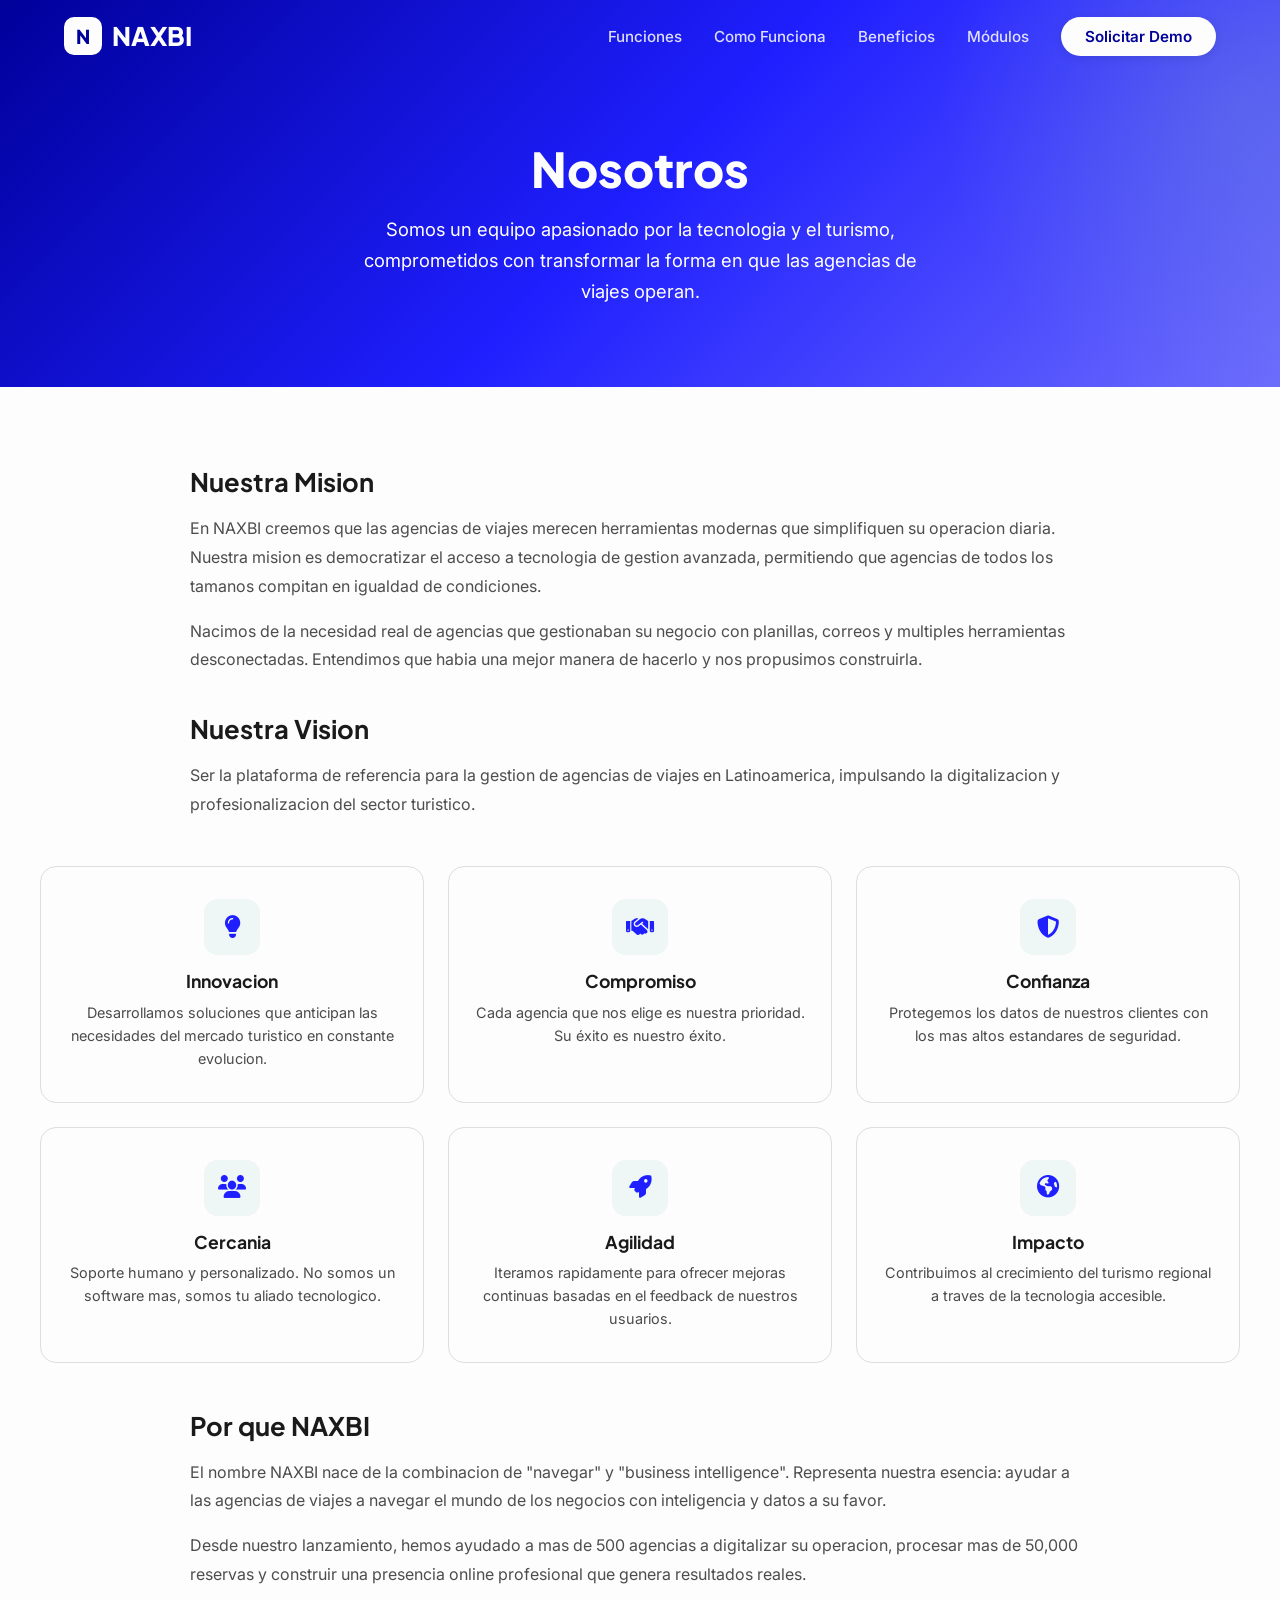
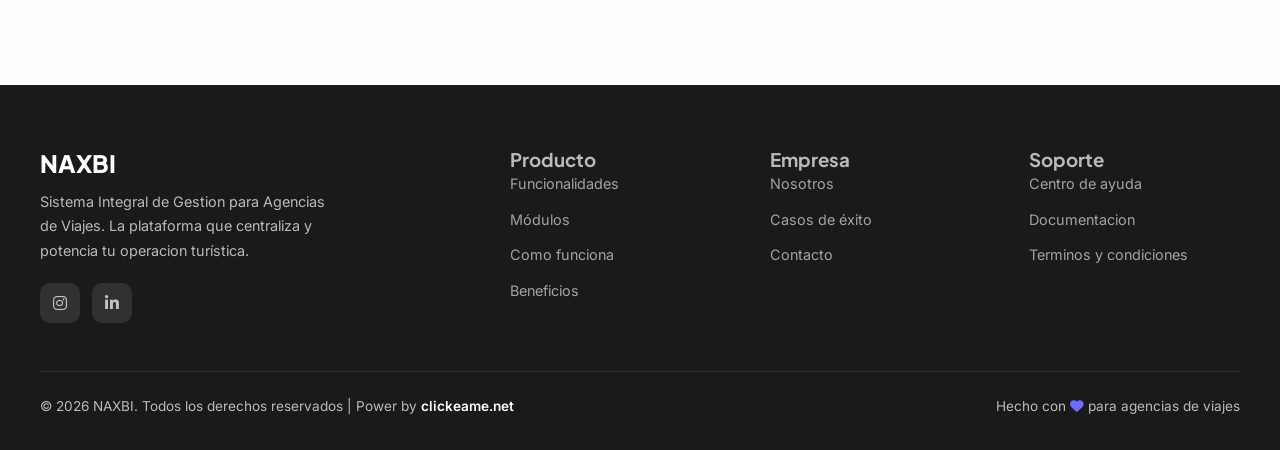
<file: nosotros.html>
<!DOCTYPE html>
<html lang="es">
<head>
    <meta charset="UTF-8">
    <meta name="viewport" content="width=device-width, initial-scale=1.0">
    <title>Nosotros - NAXBI</title>
    <meta name="description" content="Conoce al equipo detras de NAXBI, la plataforma integral de gestion para agencias de viajes.">
    <link rel="preconnect" href="https://fonts.googleapis.com">
    <link rel="preconnect" href="https://fonts.gstatic.com" crossorigin>
    <link href="https://fonts.googleapis.com/css2?family=Inter:wght@300;400;500;600;700;800;900&family=Plus+Jakarta+Sans:wght@400;500;600;700;800&display=swap" rel="stylesheet">
    <link rel="stylesheet" href="https://cdnjs.cloudflare.com/ajax/libs/font-awesome/6.5.1/css/all.min.css">
    <link rel="stylesheet" href="css/styles.css">
    <!-- Favicon estándar -->
    <link rel="icon" type="image/png" sizes="32x32" href="/favicon-32x32.png">
    <link rel="icon" type="image/png" sizes="16x16" href="/favicon-16x16.png">
    <!-- Para Apple -->
    <link rel="apple-touch-icon" sizes="180x180" href="/apple-touch-icon.png">
    <!-- Android / Chrome -->
    <link rel="manifest" href="/site.webmanifest">
    <!-- Color de la barra en mobile -->
    <meta name="theme-color" content="#0f172a">
    
</head>
<body>

    <!-- ========== NAVBAR ========== -->
    <nav class="navbar scrolled" id="navbar">
        <div class="nav-container">
            <a href="index.html" class="nav-logo">
                <div class="nav-logo-icon">N</div>
                NAXBI
            </a>
            <ul class="nav-links" id="navLinks">
                <li><a href="index.html#features">Funciones</a></li>
                <li><a href="index.html#how">Como Funciona</a></li>
                <li><a href="index.html#benefits">Beneficios</a></li>
                <li><a href="index.html#modules">Módulos</a></li>
                <li><a href="contacto.html" class="nav-cta">Solicitar Demo</a></li>
            </ul>
            <button class="mobile-toggle" id="mobileToggle" aria-label="Menu">
                <i class="fas fa-bars"></i>
            </button>
        </div>
    </nav>

    <!-- ========== PAGE HERO ========== -->
    <section class="page-hero">
        <h1>Nosotros</h1>
        <p>Somos un equipo apasionado por la tecnologia y el turismo, comprometidos con transformar la forma en que las agencias de viajes operan.</p>
    </section>

    <!-- ========== CONTENT ========== -->
    <section class="page-content">
        <div class="section-container">
            <div class="page-container">
                <h2>Nuestra Mision</h2>
                <p>En NAXBI creemos que las agencias de viajes merecen herramientas modernas que simplifiquen su operacion diaria. Nuestra mision es democratizar el acceso a tecnologia de gestion avanzada, permitiendo que agencias de todos los tamanos compitan en igualdad de condiciones.</p>
                <p>Nacimos de la necesidad real de agencias que gestionaban su negocio con planillas, correos y multiples herramientas desconectadas. Entendimos que habia una mejor manera de hacerlo y nos propusimos construirla.</p>

                <h2>Nuestra Vision</h2>
                <p>Ser la plataforma de referencia para la gestion de agencias de viajes en Latinoamerica, impulsando la digitalizacion y profesionalizacion del sector turistico.</p>
            </div>

            <div class="about-values reveal">
                <div class="about-value-card">
                    <div class="about-value-icon"><i class="fas fa-lightbulb"></i></div>
                    <h3>Innovacion</h3>
                    <p>Desarrollamos soluciones que anticipan las necesidades del mercado turistico en constante evolucion.</p>
                </div>
                <div class="about-value-card">
                    <div class="about-value-icon"><i class="fas fa-handshake"></i></div>
                    <h3>Compromiso</h3>
                    <p>Cada agencia que nos elige es nuestra prioridad. Su éxito es nuestro éxito.</p>
                </div>
                <div class="about-value-card">
                    <div class="about-value-icon"><i class="fas fa-shield-alt"></i></div>
                    <h3>Confianza</h3>
                    <p>Protegemos los datos de nuestros clientes con los mas altos estandares de seguridad.</p>
                </div>
                <div class="about-value-card">
                    <div class="about-value-icon"><i class="fas fa-users"></i></div>
                    <h3>Cercania</h3>
                    <p>Soporte humano y personalizado. No somos un software mas, somos tu aliado tecnologico.</p>
                </div>
                <div class="about-value-card">
                    <div class="about-value-icon"><i class="fas fa-rocket"></i></div>
                    <h3>Agilidad</h3>
                    <p>Iteramos rapidamente para ofrecer mejoras continuas basadas en el feedback de nuestros usuarios.</p>
                </div>
                <div class="about-value-card">
                    <div class="about-value-icon"><i class="fas fa-globe-americas"></i></div>
                    <h3>Impacto</h3>
                    <p>Contribuimos al crecimiento del turismo regional a traves de la tecnologia accesible.</p>
                </div>
            </div>

            <div class="page-container">
                <h2>Por que NAXBI</h2>
                <p>El nombre NAXBI nace de la combinacion de "navegar" y "business intelligence". Representa nuestra esencia: ayudar a las agencias de viajes a navegar el mundo de los negocios con inteligencia y datos a su favor.</p>
                <p>Desde nuestro lanzamiento, hemos ayudado a mas de 500 agencias a digitalizar su operacion, procesar mas de 50,000 reservas y construir una presencia online profesional que genera resultados reales.</p>
            </div>
        </div>
    </section>

    <!-- ========== FOOTER ========== -->
    <footer class="footer">
        <div class="footer-container">
            <div class="footer-grid">
                <div class="footer-brand">
                    <h3>NAXBI</h3>
                    <p>Sistema Integral de Gestion para Agencias de Viajes. La plataforma que centraliza y potencia tu operacion turística.</p>
                    <div class="footer-social">
                        <a href="https://www.instagram.com/naxbi.com.ar/" target="_blank" aria-label="Instagram"><i class="fab fa-instagram"></i></a>                 
                        <a href="https://www.linkedin.com/company/naxbi-system/about/?viewAsMember=true" target="_blank" aria-label="LinkedIn"><i class="fab fa-linkedin-in"></i></a>                         
                    </div>
                </div>
                <div class="footer-col">
                    <h3>Producto</h3>
                    <ul>
                        <li><a href="index.html#features">Funcionalidades</a></li>
                        <li><a href="index.html#modules">Módulos</a></li>
                        <li><a href="index.html#how">Como funciona</a></li>
                        <li><a href="index.html#benefits">Beneficios</a></li>
                    </ul>
                </div>
                <div class="footer-col">
                    <h3>Empresa</h3>
                    <ul>
                        <li><a href="nosotros.html">Nosotros</a></li>
                        <li><a href="casos-de-exito.html">Casos de éxito</a></li>
                        <li><a href="contacto.html">Contacto</a></li>
                    </ul>
                </div>
                <div class="footer-col">
                    <h3>Soporte</h3>
                    <ul>
                        <li><a href="centro-de-ayuda.html">Centro de ayuda</a></li>
                        <li><a href="documentacion.html">Documentacion</a></li>
                        <li><a href="terminos-y-condiciones.html">Terminos y condiciones</a></li>
                    </ul>
                </div>
            </div>
            <div class="footer-bottom">
                <span>
                    &copy; 2026 NAXBI. Todos los derechos reservados | 
                    Power by 
                    <a href="https://clickeame.net" target="_blank" class="link-naxbi">clickeame.net</a>
                </span>

                <span>
                    Hecho con 
                    <i class="fas fa-heart" style="color: var(--primary-light);"></i> 
                    para agencias de viajes
                </span>
            </div>
        </div>
    </footer>

    <script src="js/main.js"></script>
</body>
</html>
</file>
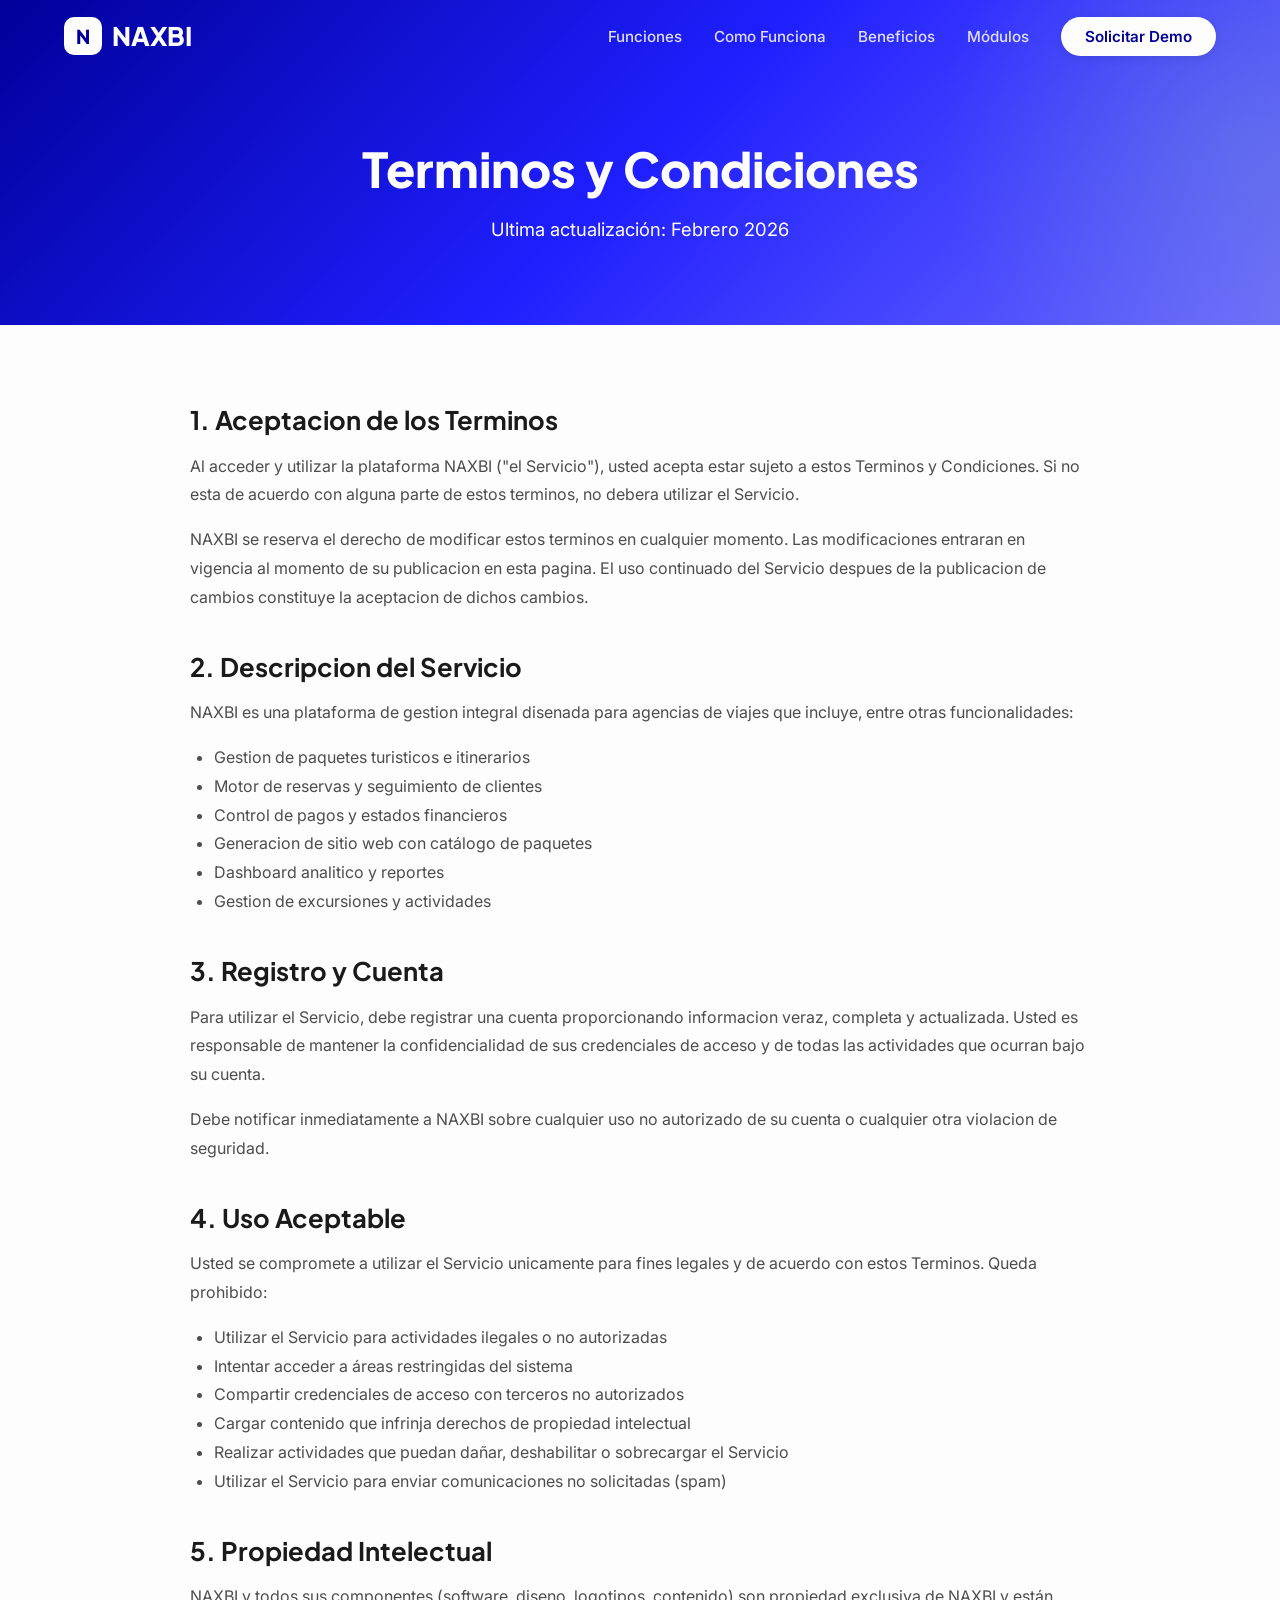
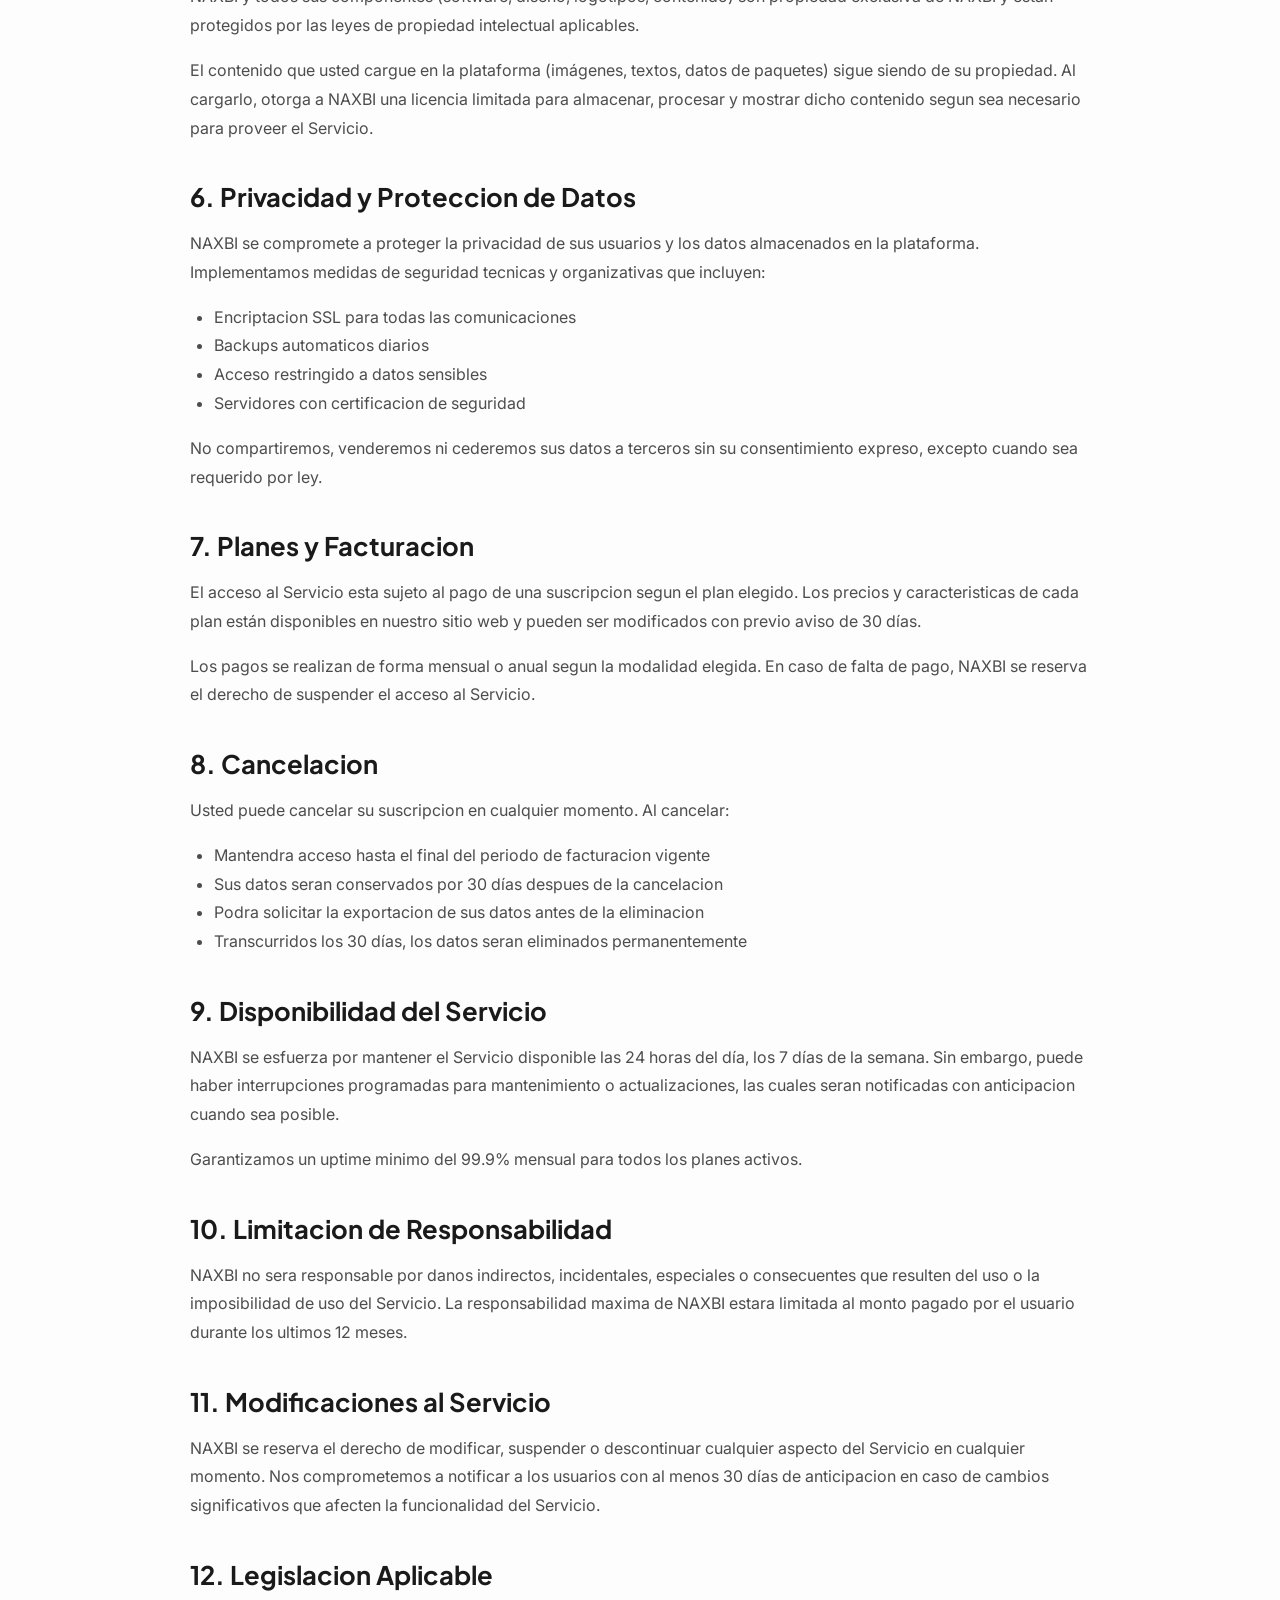
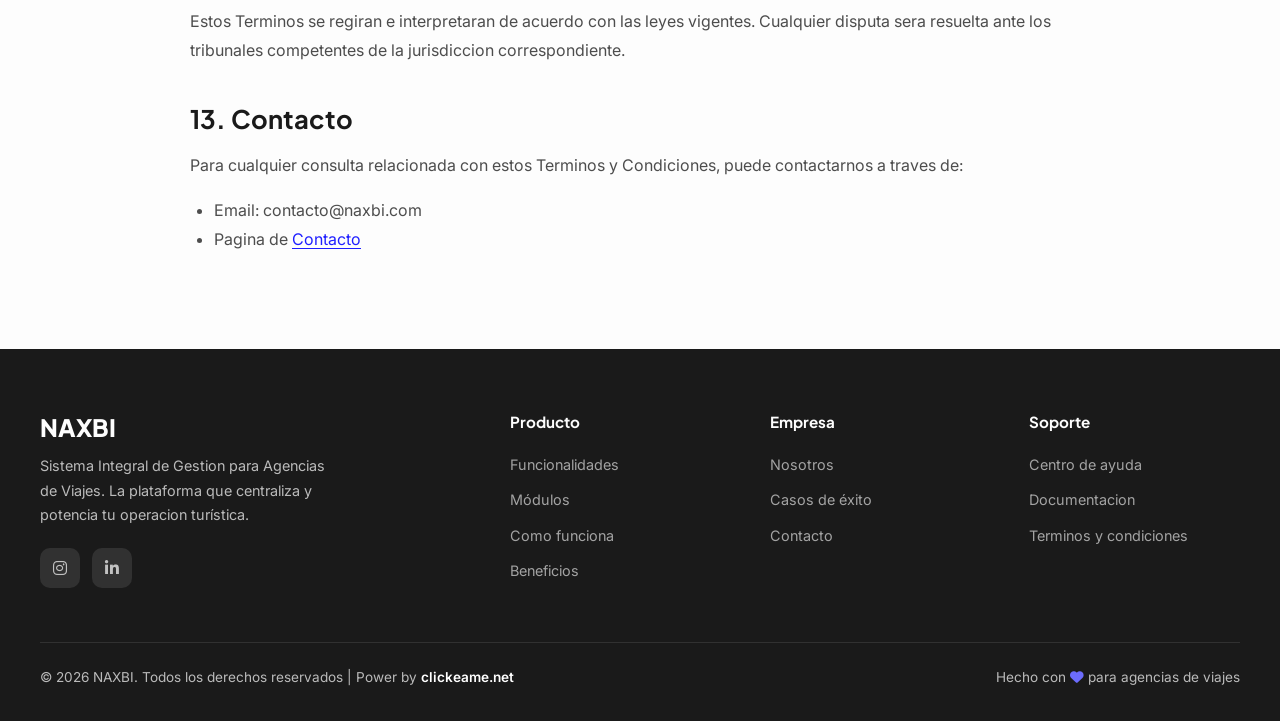
<file: terminos-y-condiciones.html>
<!DOCTYPE html>
<html lang="es">
<head>
    <meta charset="UTF-8">
    <meta name="viewport" content="width=device-width, initial-scale=1.0">
    <title>Terminos y Condiciones - NAXBI</title>
    <meta name="description" content="Terminos y condiciones de uso de la plataforma NAXBI.">
    <link rel="preconnect" href="https://fonts.googleapis.com">
    <link rel="preconnect" href="https://fonts.gstatic.com" crossorigin>
    <link href="https://fonts.googleapis.com/css2?family=Inter:wght@300;400;500;600;700;800;900&family=Plus+Jakarta+Sans:wght@400;500;600;700;800&display=swap" rel="stylesheet">
    <link rel="stylesheet" href="https://cdnjs.cloudflare.com/ajax/libs/font-awesome/6.5.1/css/all.min.css">
    <link rel="stylesheet" href="css/styles.css">
    <!-- Favicon estándar -->
    <link rel="icon" type="image/png" sizes="32x32" href="/favicon-32x32.png">
    <link rel="icon" type="image/png" sizes="16x16" href="/favicon-16x16.png">
    <!-- Para Apple -->
    <link rel="apple-touch-icon" sizes="180x180" href="/apple-touch-icon.png">
    <!-- Android / Chrome -->
    <link rel="manifest" href="/site.webmanifest">
    <!-- Color de la barra en mobile -->
    <meta name="theme-color" content="#0f172a">
   
</head>
<body>

    <!-- ========== NAVBAR ========== -->
    <nav class="navbar scrolled" id="navbar">
        <div class="nav-container">
            <a href="index.html" class="nav-logo">
                <div class="nav-logo-icon">N</div>
                NAXBI
            </a>
            <ul class="nav-links" id="navLinks">
                <li><a href="index.html#features">Funciones</a></li>
                <li><a href="index.html#how">Como Funciona</a></li>
                <li><a href="index.html#benefits">Beneficios</a></li>
                <li><a href="index.html#modules">Módulos</a></li>
                <li><a href="contacto.html" class="nav-cta">Solicitar Demo</a></li>
            </ul>
            <button class="mobile-toggle" id="mobileToggle" aria-label="Menu">
                <i class="fas fa-bars"></i>
            </button>
        </div>
    </nav>

    <!-- ========== PAGE HERO ========== -->
    <section class="page-hero">
        <h1>Terminos y Condiciones</h1>
        <p>Ultima actualización: Febrero 2026</p>
    </section>

    <!-- ========== CONTENT ========== -->
    <section class="page-content">
        <div class="page-container">
            <h2>1. Aceptacion de los Terminos</h2>
            <p>Al acceder y utilizar la plataforma NAXBI ("el Servicio"), usted acepta estar sujeto a estos Terminos y Condiciones. Si no esta de acuerdo con alguna parte de estos terminos, no debera utilizar el Servicio.</p>
            <p>NAXBI se reserva el derecho de modificar estos terminos en cualquier momento. Las modificaciones entraran en vigencia al momento de su publicacion en esta pagina. El uso continuado del Servicio despues de la publicacion de cambios constituye la aceptacion de dichos cambios.</p>

            <h2>2. Descripcion del Servicio</h2>
            <p>NAXBI es una plataforma de gestion integral disenada para agencias de viajes que incluye, entre otras funcionalidades:</p>
            <ul>
                <li>Gestion de paquetes turisticos e itinerarios</li>
                <li>Motor de reservas y seguimiento de clientes</li>
                <li>Control de pagos y estados financieros</li>
                <li>Generacion de sitio web con catálogo de paquetes</li>
                <li>Dashboard analitico y reportes</li>
                <li>Gestion de excursiones y actividades</li>
            </ul>

            <h2>3. Registro y Cuenta</h2>
            <p>Para utilizar el Servicio, debe registrar una cuenta proporcionando informacion veraz, completa y actualizada. Usted es responsable de mantener la confidencialidad de sus credenciales de acceso y de todas las actividades que ocurran bajo su cuenta.</p>
            <p>Debe notificar inmediatamente a NAXBI sobre cualquier uso no autorizado de su cuenta o cualquier otra violacion de seguridad.</p>

            <h2>4. Uso Aceptable</h2>
            <p>Usted se compromete a utilizar el Servicio unicamente para fines legales y de acuerdo con estos Terminos. Queda prohibido:</p>
            <ul>
                <li>Utilizar el Servicio para actividades ilegales o no autorizadas</li>
                <li>Intentar acceder a áreas restringidas del sistema</li>
                <li>Compartir credenciales de acceso con terceros no autorizados</li>
                <li>Cargar contenido que infrinja derechos de propiedad intelectual</li>
                <li>Realizar actividades que puedan dañar, deshabilitar o sobrecargar el Servicio</li>
                <li>Utilizar el Servicio para enviar comunicaciones no solicitadas (spam)</li>
            </ul>

            <h2>5. Propiedad Intelectual</h2>
            <p>NAXBI y todos sus componentes (software, diseno, logotipos, contenido) son propiedad exclusiva de NAXBI y están protegidos por las leyes de propiedad intelectual aplicables.</p>
            <p>El contenido que usted cargue en la plataforma (imágenes, textos, datos de paquetes) sigue siendo de su propiedad. Al cargarlo, otorga a NAXBI una licencia limitada para almacenar, procesar y mostrar dicho contenido segun sea necesario para proveer el Servicio.</p>

            <h2>6. Privacidad y Proteccion de Datos</h2>
            <p>NAXBI se compromete a proteger la privacidad de sus usuarios y los datos almacenados en la plataforma. Implementamos medidas de seguridad tecnicas y organizativas que incluyen:</p>
            <ul>
                <li>Encriptacion SSL para todas las comunicaciones</li>
                <li>Backups automaticos diarios</li>
                <li>Acceso restringido a datos sensibles</li>
                <li>Servidores con certificacion de seguridad</li>
            </ul>
            <p>No compartiremos, venderemos ni cederemos sus datos a terceros sin su consentimiento expreso, excepto cuando sea requerido por ley.</p>

            <h2>7. Planes y Facturacion</h2>
            <p>El acceso al Servicio esta sujeto al pago de una suscripcion segun el plan elegido. Los precios y caracteristicas de cada plan están disponibles en nuestro sitio web y pueden ser modificados con previo aviso de 30 días.</p>
            <p>Los pagos se realizan de forma mensual o anual segun la modalidad elegida. En caso de falta de pago, NAXBI se reserva el derecho de suspender el acceso al Servicio.</p>

            <h2>8. Cancelacion</h2>
            <p>Usted puede cancelar su suscripcion en cualquier momento. Al cancelar:</p>
            <ul>
                <li>Mantendra acceso hasta el final del periodo de facturacion vigente</li>
                <li>Sus datos seran conservados por 30 días despues de la cancelacion</li>
                <li>Podra solicitar la exportacion de sus datos antes de la eliminacion</li>
                <li>Transcurridos los 30 días, los datos seran eliminados permanentemente</li>
            </ul>

            <h2>9. Disponibilidad del Servicio</h2>
            <p>NAXBI se esfuerza por mantener el Servicio disponible las 24 horas del día, los 7 días de la semana. Sin embargo, puede haber interrupciones programadas para mantenimiento o actualizaciones, las cuales seran notificadas con anticipacion cuando sea posible.</p>
            <p>Garantizamos un uptime minimo del 99.9% mensual para todos los planes activos.</p>

            <h2>10. Limitacion de Responsabilidad</h2>
            <p>NAXBI no sera responsable por danos indirectos, incidentales, especiales o consecuentes que resulten del uso o la imposibilidad de uso del Servicio. La responsabilidad maxima de NAXBI estara limitada al monto pagado por el usuario durante los ultimos 12 meses.</p>

            <h2>11. Modificaciones al Servicio</h2>
            <p>NAXBI se reserva el derecho de modificar, suspender o descontinuar cualquier aspecto del Servicio en cualquier momento. Nos comprometemos a notificar a los usuarios con al menos 30 días de anticipacion en caso de cambios significativos que afecten la funcionalidad del Servicio.</p>

            <h2>12. Legislacion Aplicable</h2>
            <p>Estos Terminos se regiran e interpretaran de acuerdo con las leyes vigentes. Cualquier disputa sera resuelta ante los tribunales competentes de la jurisdiccion correspondiente.</p>

            <h2>13. Contacto</h2>
            <p>Para cualquier consulta relacionada con estos Terminos y Condiciones, puede contactarnos a traves de:</p>
            <ul>
                <li>Email: contacto@naxbi.com</li>
                <li>Pagina de <a href="contacto.html" style="color: var(--primary);">Contacto</a></li>
            </ul>
        </div>
    </section>

    <!-- ========== FOOTER ========== -->
    <footer class="footer">
        <div class="footer-container">
            <div class="footer-grid">
                <div class="footer-brand">
                    <h3>NAXBI</h3>
                    <p>Sistema Integral de Gestion para Agencias de Viajes. La plataforma que centraliza y potencia tu operacion turística.</p>
                    <div class="footer-social">
                        <a href="https://www.instagram.com/naxbi.com.ar/" target="_blank" aria-label="Instagram"><i class="fab fa-instagram"></i></a>                 
                        <a href="https://www.linkedin.com/company/naxbi-system/about/?viewAsMember=true" target="_blank" aria-label="LinkedIn"><i class="fab fa-linkedin-in"></i></a>                         
                    </div>
                </div>
                <div class="footer-col">
                    <h4>Producto</h4>
                    <ul>
                        <li><a href="index.html#features">Funcionalidades</a></li>
                        <li><a href="index.html#modules">Módulos</a></li>
                        <li><a href="index.html#how">Como funciona</a></li>
                        <li><a href="index.html#benefits">Beneficios</a></li>
                    </ul>
                </div>
                <div class="footer-col">
                    <h4>Empresa</h4>
                    <ul>
                        <li><a href="nosotros.html">Nosotros</a></li>
                        <li><a href="casos-de-exito.html">Casos de éxito</a></li>
                        <li><a href="contacto.html">Contacto</a></li>
                    </ul>
                </div>
                <div class="footer-col">
                    <h4>Soporte</h4>
                    <ul>
                        <li><a href="centro-de-ayuda.html">Centro de ayuda</a></li>
                        <li><a href="documentacion.html">Documentacion</a></li>
                        <li><a href="terminos-y-condiciones.html">Terminos y condiciones</a></li>
                    </ul>
                </div>
            </div>
            <div class="footer-bottom">
                <span>
                    &copy; 2026 NAXBI. Todos los derechos reservados | 
                    Power by 
                    <a href="https://clickeame.net" target="_blank" class="link-naxbi">clickeame.net</a>
                </span>

                <span>
                    Hecho con 
                    <i class="fas fa-heart" style="color: var(--primary-light);"></i> 
                    para agencias de viajes
                </span>
            </div>
        </div>
    </footer>

    <script src="js/main.js"></script>
</body>
</html>
</file>
<file: css/styles.css>
/* ============ VARIABLES ============ */
:root {
    
    --primary: #1f1fff;
    --primary-dark: #00009a;
    --primary-light: #6c6cfd;
    --primary-lighter: #e6e6f7;
    --white: #FDFDFD;
    --off-white: #F5F5F5;
    --gray-50:  #efefef;
    --gray-100: #dedede;
    --gray-200: #c2c2c2;
    --gray-500: #4b4b4b;
    --gray-700: #4D4D4D;
    --gray-900: #1A1A1A;    
    --gradient-main: linear-gradient(135deg, var(--primary-dark), var(--primary), var(--primary-light));
    --gradient-soft: linear-gradient(135deg, var(--primary-dark), var(--primary));
    --gradient-accent: linear-gradient(135deg, var(--primary), var(--primary-light));
    --shadow-sm: 0 1px 3px rgba(26, 62, 99, 0.08);
    --shadow-md: 0 4px 20px rgba(26, 62, 99, 0.1);
    --shadow-lg: 0 8px 40px rgba(26, 62, 99, 0.12);
    --shadow-xl: 0 16px 60px rgba(26, 62, 99, 0.15);
    --radius: 16px;
    --radius-sm: 10px;
    --radius-lg: 24px;
}

* { margin: 0; padding: 0; box-sizing: border-box; }

html {
    scroll-behavior: smooth;
    scroll-padding-top: 80px;
}

body {
    font-family: 'Inter', -apple-system, BlinkMacSystemFont, sans-serif;
    color: var(--gray-900);
    background: var(--white);
    line-height: 1.6;
    overflow-x: hidden;
}
a {
  text-decoration: none;
  text-underline-offset: 3px;
}

a:hover {
  text-decoration: none;
}

h1, h2, h3, h4, h5, h6 {
    font-family: 'Plus Jakarta Sans', 'Inter', sans-serif;
    line-height: 1.2;
}

/* ============ NAVBAR ============ */
.navbar {
    position: fixed;
    top: 0;
    left: 0;
    right: 0;
    z-index: 1000;
    padding: 16px 0;
    transition: all 0.4s cubic-bezier(0.4, 0, 0.2, 1);
    color: var(--gray-900);

}

.navbar.scrolled {
    background: rgba(253, 254, 254, 0.92);
    backdrop-filter: blur(20px);
    -webkit-backdrop-filter: blur(20px);
    box-shadow: 0 1px 20px rgba(26, 62, 99, 0.08);
    padding: 10px 0;
}

.nav-container {
    max-width: 1200px;
    margin: 0 auto;
    padding: 0 24px;
    display: flex;
    align-items: center;
    justify-content: space-between;
}

.nav-logo {
    display: flex;
    align-items: center;
    gap: 10px;
    text-decoration: none;
    font-family: 'Plus Jakarta Sans', sans-serif;
    font-weight: 800;
    font-size: 1.6rem;
    color: var(--white);
    transition: color 0.3s;
}

.navbar.scrolled .nav-logo { color: var(--primary-dark); }

.nav-logo-icon {
    width: 38px;
    height: 38px;
    background: var(--white);
    border-radius: 10px;
    display: flex;
    align-items: center;
    justify-content: center;
    font-size: 1.2rem;
    color: var(--primary-dark);
    font-weight: 900;
}

.navbar.scrolled .nav-logo-icon {
    background: var(--gradient-main);
    color: var(--white);
}

.nav-links {
    display: flex;
    align-items: center;
    gap: 32px;
    list-style: none;
    color: var(--gray-900);

}

.nav-links a {
    text-decoration: none;
    color: rgba(255, 255, 255, 0.85);
    font-weight: 500;
    font-size: 0.95rem;
    transition: color 0.3s;
    position: relative;
}

.nav-links a::after {
    content: '';
    position: absolute;
    bottom: -4px;
    left: 0;
    width: 0;
    height: 2px;
    background: var(--primary-light);
    transition: width 0.3s;
}

.nav-links a:hover::after { width: 100%; }

.navbar.scrolled .nav-links a { color: var(--gray-700); }
.navbar.scrolled .nav-links a:hover { color: var(--primary); }

.nav-cta {
    padding: 10px 24px;
    background: var(--white) !important;
    color: var(--primary-dark) !important;
    border-radius: 50px;
    font-weight: 600 !important;
    font-size: 0.9rem;
    transition: all 0.3s !important;
    box-shadow: 0 2px 10px rgba(0,0,0,0.1);
}

.nav-cta:hover {
    transform: translateY(-2px);
    box-shadow: 0 4px 20px rgba(0,0,0,0.15);
}

.navbar.scrolled .nav-cta {
    background: var(--gradient-main) !important;
    color: var(--white) !important;
}

.nav-cta::after { display: none !important; }

.mobile-toggle {
    display: none;
    background: none;
    border: none;
    font-size: 1.5rem;
    color: var(--white);
    cursor: pointer;
}

.navbar.scrolled .mobile-toggle { color: var(--primary-dark); }

/* ============ HERO ============ */
.hero {
    min-height: 100vh;
    background: var(--gradient-main);
    display: flex;
    align-items: center;
    position: relative;
    overflow: hidden;
    padding: 120px 24px 80px;
}
.hero a {
  text-decoration: none;
}

.hero a:hover {
  text-decoration: none;
}

.hero::before {
    content: '';
    position: absolute;
    top: -50%;
    right: -20%;
    width: 800px;
    height: 800px;
    background: radial-gradient(circle, rgba(132, 182, 179, 0.2) 0%, transparent 70%);
    border-radius: 50%;
    animation: float 8s ease-in-out infinite;
}

.hero::after {
    content: '';
    position: absolute;
    bottom: -30%;
    left: -10%;
    width: 600px;
    height: 600px;
    background: radial-gradient(circle, rgba(26, 62, 99, 0.3) 0%, transparent 70%);
    border-radius: 50%;
    animation: float 10s ease-in-out infinite reverse;
}

@keyframes float {
    0%, 100% { transform: translateY(0) scale(1); }
    50% { transform: translateY(-40px) scale(1.05); }
}

.hero-content {
    max-width: 1200px;
    margin: 0 auto;
    display: grid;
    grid-template-columns: 1fr 1fr;
    gap: 60px;
    align-items: center;
    position: relative;
    z-index: 2;
}

.hero-text { animation: fadeInUp 1s ease-out; }

.hero-badge {
    display: inline-flex;
    align-items: center;
    gap: 8px;
    padding: 8px 18px;
    background: rgba(255,255,255,0.15);
    backdrop-filter: blur(10px);
    border-radius: 50px;
    color: var(--white);
    font-size: 0.85rem;
    font-weight: 500;
    margin-bottom: 24px;
    border: 1px solid rgba(255,255,255,0.2);
}

.hero-badge i { color: var(--primary-lighter); }

.hero h1 {
    font-size: clamp(2.5rem, 5vw, 3.8rem);
    font-weight: 800;
    color: var(--white);
    margin-bottom: 20px;
    letter-spacing: -0.02em;
}

.hero h1 span {
    display: block;
    background: linear-gradient(90deg, var(--primary-lighter), #BFE3E3);
    -webkit-background-clip: text;
    -webkit-text-fill-color: transparent;
    background-clip: text;
}

.hero-description {
    font-size: 1.15rem;
    color: #ffffff;
    margin-bottom: 36px;
    max-width: 520px;
    line-height: 1.7;
}

.hero-buttons {
    display: flex;
    gap: 16px;
    flex-wrap: wrap;
}

.btn-primary {
    display: inline-flex;
    align-items: center;
    gap: 10px;
    padding: 16px 32px;
    background: var(--white);
    color: var(--primary-dark);
    border-radius: 50px;
    font-weight: 700;
    font-size: 1rem;
    text-decoration: none;
    transition: all 0.3s;
    box-shadow: 0 4px 20px rgba(0,0,0,0.15);
    border: none;
    cursor: pointer;
}

.btn-primary:hover {
    transform: translateY(-3px);
    box-shadow: 0 8px 30px rgba(0,0,0,0.2);
}

.btn-secondary {
    display: inline-flex;
    align-items: center;
    gap: 10px;
    padding: 16px 32px;
    background: transparent;
    color: var(--white);
    border: 2px solid rgba(255,255,255,0.4);
    border-radius: 50px;
    font-weight: 600;
    font-size: 1rem;
    text-decoration: none;
    transition: all 0.3s;
    cursor: pointer;
}

.btn-secondary:hover {
    background: rgba(255,255,255,0.1);
    border-color: var(--white);
    transform: translateY(-3px);
}

.hero-visual {
    display: flex;
    justify-content: center;
    animation: fadeInRight 1s ease-out 0.3s both;
}

.hero-mockup {
    width: 100%;
    max-width: 520px;
    background: rgba(255,255,255,0.1);
    backdrop-filter: blur(20px);
    border: 1px solid rgba(255,255,255,0.2);
    border-radius: var(--radius-lg);
    padding: 24px;
    box-shadow: 0 20px 60px rgba(0,0,0,0.2);
}

.mockup-header {
    display: flex;
    align-items: center;
    gap: 8px;
    margin-bottom: 20px;
    padding-bottom: 16px;
    border-bottom: 1px solid rgba(255,255,255,0.15);
}

.mockup-dot {
    width: 10px;
    height: 10px;
    border-radius: 50%;
    background: rgba(255,255,255,0.3);
}

.mockup-dot:nth-child(1) { background: #FF6B6B; }
.mockup-dot:nth-child(2) { background: #FFE66D; }
.mockup-dot:nth-child(3) { background: var(--primary-light); }

.mockup-stats {
    display: grid;
    grid-template-columns: 1fr 1fr;
    gap: 12px;
}

.mockup-stat {
    background: rgba(255,255,255,0.12);
    border-radius: var(--radius-sm);
    padding: 16px;
    text-align: center;
}

.mockup-stat-value {
    font-size: 1.8rem;
    font-weight: 800;
    color: var(--white);
}

.mockup-stat-label {
    font-size: 0.75rem;
    color: rgba(255,255,255,0.7);
    margin-top: 4px;
}

.mockup-chart {
    margin-top: 12px;
    background: rgba(255,255,255,0.08);
    border-radius: var(--radius-sm);
    padding: 16px;
    display: flex;
    align-items: flex-end;
    gap: 8px;
    height: 120px;
}

.chart-bar {
    flex: 1;
    background: var(--gradient-accent);
    border-radius: 6px 6px 0 0;
    opacity: 0.7;
    animation: growBar 1.5s ease-out forwards;
    transform-origin: bottom;
}

@keyframes growBar {
    from { transform: scaleY(0); }
    to { transform: scaleY(1); }
}

/* ============ STATS BAR ============ */
.stats-bar {
    background: var(--white);
    padding: 40px 24px;
    margin-top: -40px;
    position: relative;
    z-index: 10;
}

.stats-container {
    max-width: 1000px;
    margin: 0 auto;
    background: var(--white);
    border-radius: var(--radius-lg);
    box-shadow: var(--shadow-xl);
    padding: 32px 40px;
    display: grid;
    grid-template-columns: repeat(4, 1fr);
    gap: 32px;
}

.stat-item {
    text-align: center;
    position: relative;
}

.stat-item:not(:last-child)::after {
    content: '';
    position: absolute;
    right: -16px;
    top: 10%;
    height: 80%;
    width: 1px;
    background: var(--gray-100);
}

.stat-number {
    font-family: 'Plus Jakarta Sans', sans-serif;
    font-size: 2.2rem;
    font-weight: 800;
    background: var(--gradient-main);
    -webkit-background-clip: text;
    -webkit-text-fill-color: transparent;
    background-clip: text;
}

.stat-label {
    font-size: 0.85rem;
    color: var(--gray-500);
    margin-top: 4px;
}

/* ============ SECTIONS COMMON ============ */
.section {
    padding: 100px 24px;
}

.section-container {
    max-width: 1200px;
    margin: 0 auto;
}

.section-header {
    text-align: center;
    max-width: 650px;
    margin: 0 auto 64px;
}

.section-label {
    display: inline-flex;
    align-items: center;
    gap: 8px;
    padding: 6px 16px;
    background: rgba(70, 168, 167, 0.08);
    color: var(--primary);
    border-radius: 50px;
    font-size: 0.85rem;
    font-weight: 600;
    margin-bottom: 16px;
    text-transform: uppercase;
    letter-spacing: 0.05em;
}

.section-title {
    font-size: clamp(2rem, 3.5vw, 2.8rem);
    font-weight: 800;
    color: var(--gray-900);
    margin-bottom: 16px;
    letter-spacing: -0.02em;
}

.section-subtitle {
    font-size: 1.1rem;
    color: var(--gray-500);
    line-height: 1.7;
}

/* ============ FEATURES ============ */
.features-grid {
    display: grid;
    grid-template-columns: repeat(3, 1fr);
    gap: 24px;
}

.feature-card {
    background: var(--white);
    border: 1px solid var(--gray-100);
    border-radius: var(--radius);
    padding: 36px 28px;
    transition: all 0.4s cubic-bezier(0.4, 0, 0.2, 1);
    position: relative;
    overflow: hidden;
}

.feature-card::before {
    content: '';
    position: absolute;
    top: 0;
    left: 0;
    right: 0;
    height: 3px;
    background: var(--gradient-main);
    transform: scaleX(0);
    transition: transform 0.4s;
}

.feature-card:hover {
    transform: translateY(-6px);
    box-shadow: var(--shadow-lg);
    border-color: transparent;
}

.feature-card:hover::before { transform: scaleX(1); }

.feature-icon {
    width: 56px;
    height: 56px;
    border-radius: 14px;
    display: flex;
    align-items: center;
    justify-content: center;
    font-size: 1.4rem;
    margin-bottom: 20px;
    background: rgba(70, 168, 167, 0.08);
    color: var(--primary);
    transition: all 0.3s;
}

.feature-card:hover .feature-icon {
    background: var(--gradient-main);
    color: var(--white);
}

.feature-card h3 {
    font-size: 1.15rem;
    font-weight: 700;
    margin-bottom: 10px;
    color: var(--gray-900);
}

.feature-card p {
    font-size: 0.92rem;
    color: var(--gray-500);
    line-height: 1.6;
}

/* ============ HOW IT WORKS ============ */
.how-section { background: var(--off-white); }

.steps-grid {
    display: grid;
    grid-template-columns: repeat(3, 1fr);
    gap: 40px;
    position: relative;
}

.steps-grid::before {
    content: '';
    position: absolute;
    top: 50px;
    left: 15%;
    right: 15%;
    height: 2px;
    background: var(--gradient-main);
    opacity: 0.2;
}

.step-card {
    text-align: center;
    position: relative;
}

.step-number {
    width: 72px;
    height: 72px;
    border-radius: 50%;
    background: var(--gradient-main);
    color: var(--white);
    font-family: 'Plus Jakarta Sans', sans-serif;
    font-size: 1.5rem;
    font-weight: 800;
    display: flex;
    align-items: center;
    justify-content: center;
    margin: 0 auto 24px;
    position: relative;
    z-index: 2;
    box-shadow: 0 8px 25px rgba(70, 168, 167, 0.3);
}

.step-card h3 {
    font-size: 1.2rem;
    font-weight: 700;
    margin-bottom: 10px;
    color: var(--gray-900);
}

.step-card p {
    font-size: 0.92rem;
    color: var(--gray-500);
    line-height: 1.6;
    max-width: 280px;
    margin: 0 auto;
}

/* ============ BENEFITS ============ */
.benefits-layout {
    display: grid;
    grid-template-columns: 1fr 1fr;
    gap: 60px;
    align-items: center;
}

.benefits-image {
    background: var(--gradient-main);
    border-radius: var(--radius-lg);
    padding: 40px;
    position: relative;
    overflow: hidden;
    min-height: 450px;
    display: flex;
    align-items: center;
    justify-content: center;
}

.benefits-image::before {
    content: '';
    position: absolute;
    top: -50%;
    right: -50%;
    width: 400px;
    height: 400px;
    background: radial-gradient(circle, rgba(132, 182, 179, 0.3) 0%, transparent 70%);
    border-radius: 50%;
}

.benefits-dashboard {
    position: relative;
    z-index: 2;
    width: 100%;
}

.benefits-card-float {
    background: rgba(255,255,255,0.15);
    backdrop-filter: blur(10px);
    border: 1px solid rgba(255,255,255,0.2);
    border-radius: var(--radius);
    padding: 20px;
    margin-bottom: 16px;
    display: flex;
    align-items: center;
    gap: 16px;
    animation: slideInFloat 0.6s ease-out forwards;
    opacity: 0;
}

.benefits-card-float:nth-child(1) { animation-delay: 0.2s; }
.benefits-card-float:nth-child(2) { animation-delay: 0.4s; }
.benefits-card-float:nth-child(3) { animation-delay: 0.6s; }
.benefits-card-float:nth-child(4) { animation-delay: 0.8s; }

@keyframes slideInFloat {
    from { opacity: 0; transform: translateX(-20px); }
    to { opacity: 1; transform: translateX(0); }
}

.float-icon {
    width: 44px;
    height: 44px;
    min-width: 44px;
    background: rgba(255,255,255,0.2);
    border-radius: 10px;
    display: flex;
    align-items: center;
    justify-content: center;
    font-size: 1.1rem;
    color: var(--white);
}

.float-text {
    color: var(--white);
}

.float-text h4 {
    font-size: 0.95rem;
    font-weight: 600;
    margin-bottom: 2px;
}

.float-text p {
    font-size: 0.8rem;
    opacity: 0.75;
}

.benefits-list { list-style: none; }

.benefit-item {
    display: flex;
    gap: 16px;
    margin-bottom: 28px;
    align-items: flex-start;
}

.benefit-check {
    width: 28px;
    height: 28px;
    min-width: 28px;
    background: rgba(70, 168, 167, 0.1);
    color: var(--primary);
    border-radius: 50%;
    display: flex;
    align-items: center;
    justify-content: center;
    font-size: 0.8rem;
    margin-top: 2px;
}

.benefit-item h4 {
    font-size: 1.05rem;
    font-weight: 700;
    margin-bottom: 4px;
    color: var(--gray-900);
}

.benefit-item p {
    font-size: 0.9rem;
    color: var(--gray-500);
    line-height: 1.6;
}

/* ============ MODULES ============ */
.modules-section { background: var(--off-white); }

.modules-grid {
    display: grid;
    grid-template-columns: repeat(2, 1fr);
    gap: 24px;
}

.module-card {
    background: var(--white);
    border-radius: var(--radius);
    padding: 32px;
    display: flex;
    gap: 20px;
    align-items: flex-start;
    transition: all 0.3s;
    border: 1px solid var(--gray-100);
}

.module-card:hover {
    box-shadow: var(--shadow-md);
    transform: translateY(-4px);
    border-color: transparent;
}

.module-icon {
    width: 50px;
    height: 50px;
    min-width: 50px;
    border-radius: 12px;
    background: var(--gradient-main);
    color: var(--white);
    display: flex;
    align-items: center;
    justify-content: center;
    font-size: 1.2rem;
}

.module-card h3 {
    font-size: 1.1rem;
    font-weight: 700;
    margin-bottom: 6px;
    color: var(--gray-900);
}

.module-card p {
    font-size: 0.88rem;
    color: var(--gray-500);
    line-height: 1.6;
}

/* ============ TESTIMONIALS ============ */
.testimonials-grid {
    display: grid;
    grid-template-columns: repeat(3, 1fr);
    gap: 24px;
}

.testimonial-card {
    background: var(--white);
    border: 1px solid var(--gray-100);
    border-radius: var(--radius);
    padding: 32px;
    transition: all 0.3s;
}

.testimonial-card:hover {
    box-shadow: var(--shadow-md);
    transform: translateY(-4px);
}

.testimonial-stars {
    color: #F5A623;
    font-size: 0.9rem;
    margin-bottom: 16px;
    letter-spacing: 2px;
}

.testimonial-card blockquote {
    font-size: 0.95rem;
    color: var(--gray-700);
    line-height: 1.7;
    margin-bottom: 20px;
    font-style: italic;
}

.testimonial-author {
    display: flex;
    align-items: center;
    gap: 12px;
}

.testimonial-avatar {
    width: 44px;
    height: 44px;
    border-radius: 50%;
    background: var(--gradient-main);
    color: var(--white);
    display: flex;
    align-items: center;
    justify-content: center;
    font-weight: 700;
    font-size: 1rem;
}

.testimonial-name {
    font-weight: 600;
    font-size: 0.95rem;
    color: var(--gray-900);
}

.testimonial-role {
    font-size: 0.8rem;
    color: var(--gray-500);
}

/* ============ CTA ============ */
.cta-section {
    background: var(--gradient-main);
    padding: 100px 24px;
    text-align: center;
    position: relative;
    overflow: hidden;
}

.cta-section::before {
    content: '';
    position: absolute;
    top: -100px;
    right: -100px;
    width: 400px;
    height: 400px;
    background: radial-gradient(circle, rgba(132, 182, 179, 0.2) 0%, transparent 70%);
    border-radius: 50%;
}

.cta-section::after {
    content: '';
    position: absolute;
    bottom: -100px;
    left: -100px;
    width: 400px;
    height: 400px;
    background: radial-gradient(circle, rgba(26, 62, 99, 0.3) 0%, transparent 70%);
    border-radius: 50%;
}

.cta-content {
    max-width: 650px;
    margin: 0 auto;
    position: relative;
    z-index: 2;
}

.cta-section h2 {
    font-size: clamp(2rem, 4vw, 2.8rem);
    font-weight: 800;
    color: var(--white);
    margin-bottom: 16px;
}

.cta-section p {
    font-size: 1.1rem;
    color: #ffffff;
    margin-bottom: 36px;
    line-height: 1.7;
}

.cta-buttons {
    display: flex;
    gap: 16px;
    justify-content: center;
    flex-wrap: wrap;
}

.btn-cta-primary {
    display: inline-flex;
    align-items: center;
    gap: 10px;
    padding: 18px 36px;
    background: var(--primary-dark);
    color: #ffffff;
    border-radius: 50px;
    font-weight: 700;
    font-size: 1.05rem;
    text-decoration: none;
    transition: all 0.3s;
    box-shadow: 0 4px 20px rgba(0,0,0,0.15);
    border: none;
    cursor: pointer;
}

.btn-cta-primary:hover {
    transform: translateY(-3px);
    box-shadow: 0 8px 30px rgba(0,0,0,0.2);
}

.btn-cta-secondary {
    display: inline-flex;
    align-items: center;
    gap: 10px;
    padding: 18px 36px;
    background: transparent;
    color: var(--white);
    border: 2px solid rgba(255,255,255,0.4);
    border-radius: 50px;
    font-weight: 600;
    font-size: 1.05rem;
    text-decoration: none;
    transition: all 0.3s;
    cursor: pointer;
}

.btn-cta-secondary:hover {
    background: rgba(255,255,255,0.1);
    border-color: var(--white);
}

/* ============ FOOTER ============ */
.footer {
    background: var(--gray-900);
    padding: 64px 24px 32px;
    color: rgba(255,255,255,0.7);
}

.footer-container {
    max-width: 1200px;
    margin: 0 auto;
}

.footer-grid {
    display: grid;
    grid-template-columns: 2fr 1fr 1fr 1fr;
    gap: 48px;
    margin-bottom: 48px;
}

.footer-brand h3 {
    font-family: 'Plus Jakarta Sans', sans-serif;
    font-size: 1.5rem;
    font-weight: 800;
    color: var(--white);
    margin-bottom: 12px;
}

.footer-brand p {
    font-size: 0.9rem;
    line-height: 1.7;
    max-width: 300px;
}

.footer-social {
    display: flex;
    gap: 12px;
    margin-top: 20px;
}

.footer-social a {
    width: 40px;
    height: 40px;
    border-radius: 10px;
    background: rgba(255,255,255,0.1);
    color: rgba(255,255,255,0.7);
    display: flex;
    align-items: center;
    justify-content: center;
    text-decoration: none;
    transition: all 0.3s;
}

.footer-social a:hover {
    background: var(--primary);
    color: var(--white);
}

.footer-col h4 {
    font-size: 0.95rem;
    font-weight: 700;
    color: var(--white);
    margin-bottom: 20px;
}

.footer-col ul {
    list-style: none;
}

.footer-col li {
    margin-bottom: 10px;
}

.footer-col a {
    color: rgba(255,255,255,0.6);
    text-decoration: none;
    font-size: 0.9rem;
    transition: color 0.3s;
}

.footer-col a:hover { color: var(--primary-light); }

.footer-bottom {
    border-top: 1px solid rgba(255,255,255,0.1);
    padding-top: 24px;
    display: flex;
    justify-content: space-between;
    align-items: center;
    font-size: 0.85rem;
}

.footer-bottom a {
    color: #ffffff;
    font-weight: 600;
    text-decoration: none;
    text-underline-offset: 3px;
}
.footer-bottom a:hover,
.footer-bottom a:focus-visible {
    color: var(--primary-light);
    text-decoration: none;
}
.footer-bottom a:focus-visible {
    outline: 3px solid var(--primary-light);
    outline-offset: 3px;
    border-radius: 4px;
}
.footer a {
  text-decoration: none;
}

.footer a:hover {
  text-decoration: none;
}
.footer-bottom .link-naxbi {
  color: #ffffff;
  text-decoration: none;
  font-weight: 600;
}

.footer-bottom .link-naxbi:hover,
.footer-bottom .link-naxbi:focus-visible {
  color: var(--primary-light);
  text-decoration: none;
}
.link-naxbi span {
  text-decoration: inherit;
}



/* ============ ANIMATIONS ============ */
@keyframes fadeInUp {
    from { opacity: 0; transform: translateY(30px); }
    to { opacity: 1; transform: translateY(0); }
}

@keyframes fadeInRight {
    from { opacity: 0; transform: translateX(30px); }
    to { opacity: 1; transform: translateX(0); }
}

.reveal {
    opacity: 0;
    transform: translateY(30px);
    transition: all 0.8s cubic-bezier(0.4, 0, 0.2, 1);
}

.reveal.active {
    opacity: 1;
    transform: translateY(0);
}

/* ============ INNER PAGES COMMON ============ */
.page-hero {
    background: var(--gradient-main);
    padding: 140px 24px 80px;
    text-align: center;
    position: relative;
    overflow: hidden;
}

.page-hero::before {
    content: '';
    position: absolute;
    top: -50%;
    right: -20%;
    width: 600px;
    height: 600px;
    background: radial-gradient(circle, rgba(132, 182, 179, 0.2) 0%, transparent 70%);
    border-radius: 50%;
}

.page-hero h1 {
    font-size: clamp(2rem, 4vw, 3rem);
    font-weight: 800;
    color: var(--white);
    margin-bottom: 16px;
    position: relative;
    z-index: 2;
}

.page-hero p {
    font-size: 1.15rem;
    color: #ffffff;
    max-width: 600px;
    margin: 0 auto;
    line-height: 1.7;
    position: relative;
    z-index: 2;
}

.page-content {
    padding: 80px 24px;
}

.page-container {
    max-width: 900px;
    margin: 0 auto;
}

.page-container h2 {
    font-size: 1.6rem;
    font-weight: 700;
    color: var(--gray-900);
    margin: 40px 0 16px;
}

.page-container h2:first-child {
    margin-top: 0;
}

.page-container p {
    font-size: 1rem;
    color: var(--gray-700);
    line-height: 1.8;
    margin-bottom: 16px;
}

.page-container ul, .page-container ol {
    margin: 0 0 16px 24px;
    color: var(--gray-700);
    line-height: 1.8;
}

/* ============ ABOUT PAGE ============ */
.about-values {
    display: grid;
    grid-template-columns: repeat(3, 1fr);
    gap: 24px;
    margin: 48px 0;
}

.about-value-card {
    background: var(--white);
    border: 1px solid var(--gray-100);
    border-radius: var(--radius);
    padding: 32px 24px;
    text-align: center;
    transition: all 0.3s;
}

.about-value-card:hover {
    box-shadow: var(--shadow-md);
    transform: translateY(-4px);
}

.about-value-icon {
    width: 56px;
    height: 56px;
    border-radius: 14px;
    background: rgba(70, 168, 167, 0.08);
    color: var(--primary);
    display: flex;
    align-items: center;
    justify-content: center;
    font-size: 1.4rem;
    margin: 0 auto 16px;
}

.about-value-card h3 {
    font-size: 1.1rem;
    font-weight: 700;
    color: var(--gray-900);
    margin-bottom: 8px;
}

.about-value-card p {
    font-size: 0.9rem;
    color: var(--gray-500);
}

/* ============ CASES PAGE ============ */
.cases-grid {
    display: grid;
    grid-template-columns: repeat(2, 1fr);
    gap: 32px;
    margin: 48px 0;
}

.case-card {
    background: var(--white);
    border: 1px solid var(--gray-100);
    border-radius: var(--radius);
    overflow: hidden;
    transition: all 0.3s;
}

.case-card:hover {
    box-shadow: var(--shadow-lg);
    transform: translateY(-4px);
}

.case-card-header {
    background: var(--gradient-main);
    padding: 32px 28px;
    color: var(--white);
}

.case-card-header h3 {
    font-size: 1.2rem;
    font-weight: 700;
    margin-bottom: 4px;
}

.case-card-header span {
    font-size: 0.85rem;
    opacity: 0.8;
}

.case-card-body {
    padding: 28px;
}

.case-card-body p {
    font-size: 0.92rem;
    color: var(--gray-700);
    line-height: 1.7;
    margin-bottom: 16px;
}

.case-stats {
    display: grid;
    grid-template-columns: repeat(3, 1fr);
    gap: 12px;
    margin-top: 16px;
}

.case-stat {
    text-align: center;
    padding: 12px;
    background: var(--off-white);
    border-radius: var(--radius-sm);
}

.case-stat-value {
    font-family: 'Plus Jakarta Sans', sans-serif;
    font-size: 1.4rem;
    font-weight: 800;
    color: var(--primary);
}

.case-stat-label {
    font-size: 0.75rem;
    color: var(--gray-500);
    margin-top: 2px;
}

/* ============ CONTACT PAGE ============ */
.contact-layout {
    display: grid;
    grid-template-columns: 1fr 1fr;
    gap: 48px;
    margin: 48px 0;
}

.contact-info-card {
    display: flex;
    gap: 16px;
    align-items: flex-start;
    margin-bottom: 28px;
}

.contact-info-icon {
    width: 48px;
    height: 48px;
    min-width: 48px;
    border-radius: 12px;
    background: rgba(70, 168, 167, 0.08);
    color: var(--primary);
    display: flex;
    align-items: center;
    justify-content: center;
    font-size: 1.2rem;
}

.contact-info-card h4 {
    font-size: 1rem;
    font-weight: 700;
    color: var(--gray-900);
    margin-bottom: 4px;
}

.contact-info-card p {
    font-size: 0.9rem;
    color: var(--gray-500);
    margin-bottom: 0;
}

.contact-form {
    background: var(--white);
    border: 1px solid var(--gray-100);
    border-radius: var(--radius);
    padding: 36px;
}

.form-group {
    margin-bottom: 20px;
}

.form-group label {
    display: block;
    font-size: 0.9rem;
    font-weight: 600;
    color: var(--gray-900);
    margin-bottom: 6px;
}

.form-group input,
.form-group textarea,
.form-group select {
    width: 100%;
    padding: 12px 16px;
    border: 1px solid var(--gray-200);
    border-radius: var(--radius-sm);
    font-family: 'Inter', sans-serif;
    font-size: 0.95rem;
    color: var(--gray-900);
    transition: border-color 0.3s;
    background: var(--white);
}

.form-group input:focus,
.form-group textarea:focus,
.form-group select:focus {
    outline: none;
    border-color: var(--primary);
    box-shadow: 0 0 0 3px rgba(70, 168, 167, 0.1);
}

.form-group textarea {
    resize: vertical;
    min-height: 120px;
}

.btn-submit {
    display: inline-flex;
    align-items: center;
    gap: 10px;
    padding: 14px 32px;
    background: var(--gradient-main);
    color: var(--white);
    border: none;
    border-radius: 50px;
    font-weight: 700;
    font-size: 1rem;
    cursor: pointer;
    transition: all 0.3s;
    width: 100%;
    justify-content: center;
}

.btn-submit:hover {
    transform: translateY(-2px);
    box-shadow: 0 4px 20px rgba(70, 168, 167, 0.3);
}

/* ============ HELP CENTER PAGE ============ */
.help-search {
    max-width: 600px;
    margin: 0 auto 48px;
    position: relative;
}

.help-search input {
    width: 100%;
    padding: 16px 24px 16px 52px;
    border: 2px solid var(--gray-100);
    border-radius: 50px;
    font-size: 1rem;
    font-family: 'Inter', sans-serif;
    transition: border-color 0.3s;
}

.help-search input:focus {
    outline: none;
    border-color: var(--primary);
}

.help-search i {
    position: absolute;
    left: 20px;
    top: 50%;
    transform: translateY(-50%);
    color: var(--gray-500);
    font-size: 1.1rem;
}

.help-categories {
    display: grid;
    grid-template-columns: repeat(3, 1fr);
    gap: 24px;
    margin-bottom: 48px;
}

.help-category-card {
    background: var(--white);
    border: 1px solid var(--gray-100);
    border-radius: var(--radius);
    padding: 32px 24px;
    text-align: center;
    transition: all 0.3s;
    cursor: pointer;
}

.help-category-card:hover {
    box-shadow: var(--shadow-md);
    transform: translateY(-4px);
    border-color: var(--primary);
}

.help-category-icon {
    width: 56px;
    height: 56px;
    border-radius: 14px;
    background: rgba(70, 168, 167, 0.08);
    color: var(--primary);
    display: flex;
    align-items: center;
    justify-content: center;
    font-size: 1.4rem;
    margin: 0 auto 16px;
}

.help-category-card h3 {
    font-size: 1.05rem;
    font-weight: 700;
    color: var(--gray-900);
    margin-bottom: 8px;
}

.help-category-card p {
    font-size: 0.85rem;
    color: var(--gray-500);
}

.faq-section h2 {
    font-size: 1.6rem;
    font-weight: 700;
    color: var(--gray-900);
    margin-bottom: 24px;
    text-align: center;
}

.faq-item {
    background: var(--white);
    border: 1px solid var(--gray-100);
    border-radius: var(--radius-sm);
    margin-bottom: 12px;
    overflow: hidden;
}

.faq-question {
    width: 100%;
    padding: 20px 24px;
    background: none;
    border: none;
    font-family: 'Inter', sans-serif;
    font-size: 1rem;
    font-weight: 600;
    color: var(--gray-900);
    text-align: left;
    cursor: pointer;
    display: flex;
    justify-content: space-between;
    align-items: center;
    transition: color 0.3s;
}

.faq-question:hover {
    color: var(--primary);
}

.faq-question i {
    transition: transform 0.3s;
    color: var(--primary);
}

.faq-item.active .faq-question i {
    transform: rotate(180deg);
}

.faq-answer {
    max-height: 0;
    overflow: hidden;
    transition: max-height 0.3s ease;
}

.faq-answer p {
    padding: 0 24px 20px;
    font-size: 0.95rem;
    color: var(--gray-700);
    line-height: 1.7;
}

/* ============ DOCS PAGE ============ */
.docs-layout {
    display: grid;
    grid-template-columns: 250px 1fr;
    gap: 40px;
    margin: 48px 0;
}

.docs-sidebar {
    position: sticky;
    top: 100px;
    align-self: start;
}

.docs-sidebar h3 {
    font-size: 0.85rem;
    font-weight: 700;
    color: var(--gray-500);
    text-transform: uppercase;
    letter-spacing: 0.05em;
    margin-bottom: 16px;
}

.docs-sidebar ul {
    list-style: none;
    margin: 0;
    padding: 0;
}

.docs-sidebar li {
    margin-bottom: 4px;
}

.docs-sidebar a {
    display: block;
    padding: 8px 16px;
    color: var(--gray-700);
    text-decoration: none;
    font-size: 0.9rem;
    border-radius: var(--radius-sm);
    transition: all 0.2s;
}

.docs-sidebar a:hover,
.docs-sidebar a.active {
    background: rgba(70, 168, 167, 0.08);
    color: var(--primary);
    font-weight: 600;
}

.docs-content h2 {
    font-size: 1.5rem;
    margin: 32px 0 12px;
    padding-top: 16px;
    border-top: 1px solid var(--gray-100);
}

.docs-content h2:first-child {
    margin-top: 0;
    padding-top: 0;
    border-top: none;
}

.docs-content h3 {
    font-size: 1.15rem;
    margin: 24px 0 8px;
    color: var(--gray-900);
}

.docs-content p {
    margin-bottom: 12px;
}

.docs-content code {
    background: var(--off-white);
    padding: 2px 8px;
    border-radius: 4px;
    font-size: 0.88rem;
    color: var(--primary-dark);
}

.docs-content pre {
    background: var(--gray-900);
    color: var(--primary-lighter);
    padding: 20px 24px;
    border-radius: var(--radius-sm);
    overflow-x: auto;
    margin: 16px 0;
    font-size: 0.88rem;
    line-height: 1.6;
}

/* ============ RESPONSIVE ============ */
@media (max-width: 1024px) {
    .hero-content { grid-template-columns: 1fr; text-align: center; gap: 40px; }
    .hero-description { margin: 0 auto 36px; }
    .hero-buttons { justify-content: center; }
    .features-grid { grid-template-columns: repeat(2, 1fr); }
    .testimonials-grid { grid-template-columns: repeat(2, 1fr); }
    .benefits-layout { grid-template-columns: 1fr; gap: 40px; }
    .footer-grid { grid-template-columns: 1fr 1fr; gap: 32px; }
    .about-values { grid-template-columns: repeat(2, 1fr); }
    .cases-grid { grid-template-columns: 1fr; }
    .contact-layout { grid-template-columns: 1fr; }
    .help-categories { grid-template-columns: repeat(2, 1fr); }
    .docs-layout { grid-template-columns: 1fr; }
    .docs-sidebar { position: static; }
}

@media (max-width: 768px) {
    .nav-links { display: none; }
    .mobile-toggle { display: block; }

    .nav-links.active {
        display: flex;
        flex-direction: column;
        position: absolute;
        top: 100%;
        left: 0;
        right: 0;
        background: var(--white);
        padding: 24px;
        box-shadow: var(--shadow-lg);
        border-radius: 0 0 var(--radius) var(--radius);
    }

    .nav-links.active a { color: var(--gray-700) !important; }
    .nav-links.active .nav-cta { background: var(--gradient-main) !important; color: var(--white) !important; text-align: center; }

    .hero { padding: 100px 24px 60px; min-height: auto; }
    .hero-visual { display: none; }

    .stats-container {
        grid-template-columns: repeat(2, 1fr);
        gap: 20px;
        padding: 24px;
    }

    .stat-item:not(:last-child)::after { display: none; }

    .features-grid { grid-template-columns: 1fr; }
    .steps-grid { grid-template-columns: 1fr; gap: 32px; }
    .steps-grid::before { display: none; }
    .modules-grid { grid-template-columns: 1fr; }
    .testimonials-grid { grid-template-columns: 1fr; }
    .footer-grid { grid-template-columns: 1fr; gap: 24px; }
    .footer-bottom { flex-direction: column; gap: 12px; text-align: center; }
    .about-values { grid-template-columns: 1fr; }
    .help-categories { grid-template-columns: 1fr; }
    .case-stats { grid-template-columns: 1fr; }
}

@media (max-width: 480px) {
    .hero h1 { font-size: 2rem; }
    .hero-buttons { flex-direction: column; }
    .btn-primary, .btn-secondary { width: 100%; justify-content: center; }
    .section { padding: 60px 16px; }
    .cta-section { padding: 60px 16px; }
    .cta-buttons { flex-direction: column; }
    .btn-cta-primary, .btn-cta-secondary { width: 100%; justify-content: center; }
    .page-hero { padding: 120px 16px 60px; }
    .page-content { padding: 48px 16px; }
}

@media (max-width:768px){
  .hero::before,
  .hero::after,
  .hero-visual {
    display:none;
  }
}

/*mensaje del formulario*/
#formMsg {
  margin-top: 15px;
  font-weight: 500;
}

.ok {
  color: #46A8A7;
}

.error {
  color: #ff4d4d;
}
.btn-submit:disabled {
  opacity: 0.7;
  cursor: not-allowed;
}
a {
  text-decoration: underline;
}

a:hover {
  text-decoration: none;
}
.btn-cta-primary {
  background: #0ea5e9;
  color: #ffffff;
}
.sr-only {
  position: absolute;
  width: 1px;
  height: 1px;
  padding: 0;
  margin: -1px;
  overflow: hidden;
  clip: rect(0, 0, 0, 0);
  white-space: nowrap;
  border: 0;
}

.hero {
  min-height: 100vh;
  display: flex;
  align-items: center;
}

}
</file>
